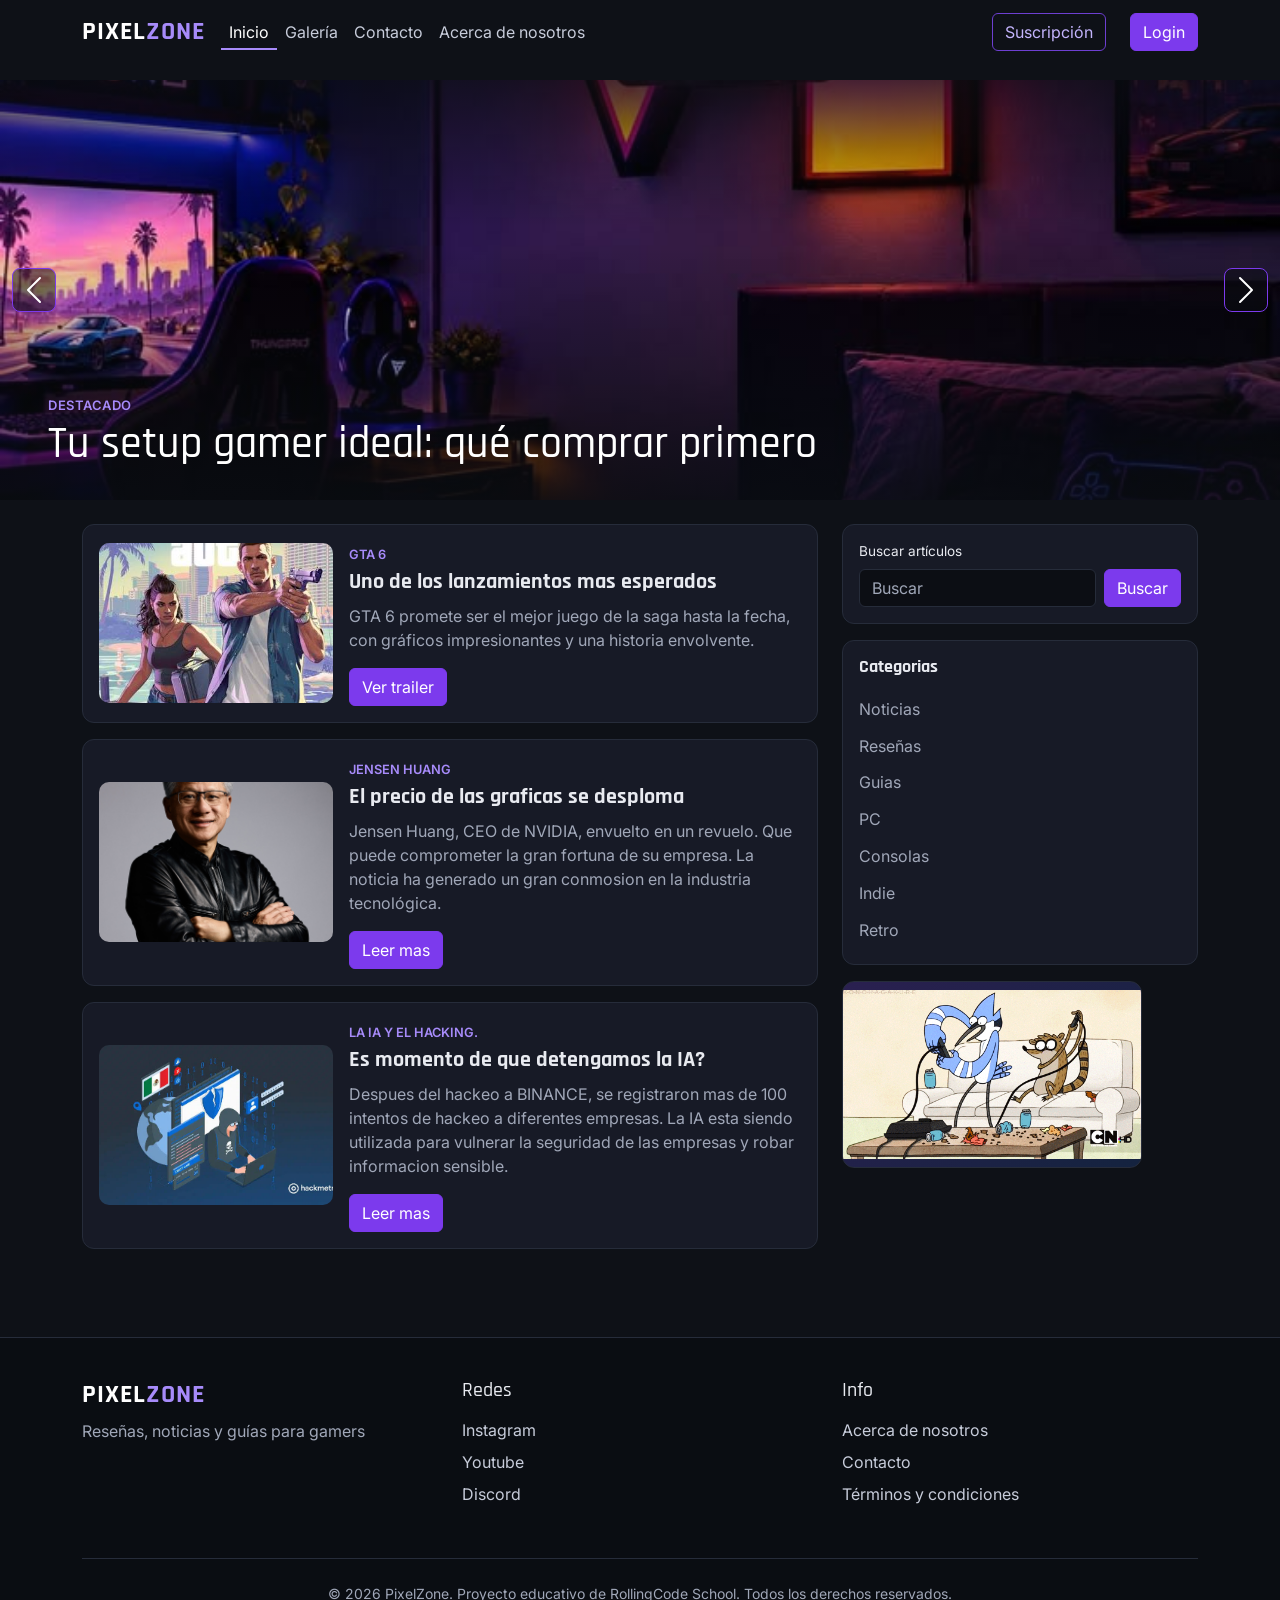
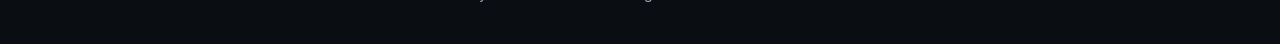
<file: index.html>
<!doctype html>
<html lang="es">
  <head>
    <meta charset="UTF-8" />
    <meta name="viewport" content="width=device-width, initial-scale=1.0" />
    <meta name="description" content="Blog gaming" />
    <meta
      name="author"
      content="Lucas Martinez, Diego Borgmann, Francisco Diaz, Javier Picuard"
    />
    <link
      rel="stylesheet"
      href="https://cdn.jsdelivr.net/npm/bootstrap@5.3.8/dist/css/bootstrap.min.css"
    />
    <link
      rel="stylesheet"
      href="https://fonts.googleapis.com/css2?family=Inter:wght@400;600&family=Rajdhani:wght@600;700&display=swap"
    />
    <link rel="stylesheet" href="./css/style.css" />
    <title>Gaming Blog</title>
  </head>
  <body>
    <!-- NAVBAR -->
    <header>
      <nav
        class="navbar navbar-expand-lg fixed-top site-nav"
        data-bs-theme="dark"
      >
        <div class="container">
          <a class="navbar-brand logo" href="index.html"
            >PIXEL<span>ZONE</span></a
          >

          <button
            class="navbar-toggler"
            type="button"
            data-bs-toggle="collapse"
            data-bs-target="#menuPrincipal"
            aria-controls="menuPrincipal"
            aria-expanded="false"
            aria-label="Abrir menú"
          >
            <span class="navbar-toggler-icon"></span>
          </button>

          <div class="collapse navbar-collapse" id="menuPrincipal">
            <ul class="navbar-nav me-auto mb-2 mb-lg-0">
              <li class="nav-item">
                <a
                  class="nav-link links active"
                  aria-current="page"
                  href="index.html"
                  >Inicio</a
                >
              </li>
              <li class="nav-item">
                <a class="nav-link links" href="pages/galeria.html">Galería</a>
              </li>
              <li class="nav-item">
                <a class="nav-link links" href="pages/contacto.html">Contacto</a>
              </li>
              <li class="nav-item">
                <a class="nav-link links" href="pages/acercadenosotros.html"
                  >Acerca de nosotros</a
                >
              </li>
            </ul>

            <button
              class="btn btn-outline-brand me-4 suscription-button button-suscript"
              type="button"
              data-bs-toggle="modal"
              data-bs-target="#suscription"
            >
              Suscripción
            </button>
            <button
              class="btn log-button button-log"
              type="button"
              data-bs-toggle="modal"
              data-bs-target="#login"
            >
              Login
            </button>
          </div>

        </div>
      </nav>
    </header>
    <!-- MODALES -->
     <!-- CARRUSEL DESTACADOS -->
      <section
        id="destacados"
        class="carousel slide carousel-fade hero-slider"
        data-bs-ride="carousel"
        data-bs-interval="5000"
        aria-label="Entradas destacadas"
      >
        <div class="carousel-inner">
          <div class="carousel-item active">
            <img
              src="img/destacado-1.jpg.jfif"
              alt="Descripción de la imagen 1"
            />
            <div class="carousel-caption">
              <span class="tag">Destacado</span>
              <h2 class="slide-title">
                Tu setup gamer ideal: qué comprar primero
              </h2>
            </div>
          </div>

          <div class="carousel-item">
            <img
              src="img/destacado-2.jpg.jfif"
              alt="Descripción de la imagen 2"
            />
            <div class="carousel-caption">
              <span class="tag">Destacado</span>
              <h2 class="slide-title">
                Los clásicos que todavía vale la pena volver a jugar
              </h2>
            </div>
          </div>

          <div class="carousel-item">
            <img
              src="img/destacado-3.jpg.jfif"
              alt="Descripción de la imagen 3"
            />
            <div class="carousel-caption">
              <span class="tag">Destacado</span>
              <h2 class="slide-title">Joyitas independientes del año</h2>
            </div>
          </div>
        </div>

        <button
          class="carousel-control-prev"
          type="button"
          data-bs-target="#destacados"
          data-bs-slide="prev"
        >
          <span class="carousel-control-prev-icon" aria-hidden="true"></span>
          <span class="visually-hidden">Anterior</span>
        </button>
        <button
          class="carousel-control-next"
          type="button"
          data-bs-target="#destacados"
          data-bs-slide="next"
        >
          <span class="carousel-control-next-icon" aria-hidden="true"></span>
          <span class="visually-hidden">Siguiente</span>
        </button>
      </section>
    <div
      class="modal fade"
      id="suscription"
      tabindex="-1"
      aria-labelledby="suscriptionLabel"
      aria-hidden="true"
    >
      <div class="modal-dialog modal-dialog-centered">
        <div class="modal-content">
          <div class="modal-header">
            <h5 class="modal-title" id="suscriptionLabel">
              Suscribite al blog
            </h5>
            <button
              type="button"
              class="btn-close"
              data-bs-dismiss="modal"
              aria-label="Cerrar"
            ></button>
          </div>
          <div class="modal-body">
            <p>Recibí las novedades gamer en tu correo</p>
            <form>
              <div class="mb-3">
                <label for="subEmail" class="form-label"
                  >Email<span class="text-danger"> *</span></label
                >
                <input
                  type="email"
                  class="form-control"
                  id="subEmail"
                  placeholder="tu@gmail.com"
                  minlength="10"
                  maxlength="50"
                  required
                />
              </div>
              <button type="submit" class="btn btn-primary-brand w-100">
                Suscribirme
              </button>
            </form>
          </div>
        </div>
      </div>
    </div>

    <div
      class="modal fade"
      id="login"
      tabindex="-1"
      aria-labelledby="loginweb"
      aria-hidden="true"
    >
      <div class="modal-dialog modal-dialog-centered">
        <div class="modal-content">
          <div class="modal-header">
            <h5 class="modal-title" id="loginweb">Iniciar sesión</h5>
            <button
              type="button"
              class="btn-close"
              data-bs-dismiss="modal"
              aria-label="Cerrar"
            ></button>
          </div>
          <div class="modal-body">
            <form>
              <div class="mb-3">
                <label for="loginEmail" class="form-label">Email</label>
                <input
                  type="email"
                  class="form-control"
                  id="loginEmail"
                  placeholder="tu@gmail.com"
                  minlength="15"
                  maxlength="50"
                  required
                />
              </div>
              <div class="mb-3">
                <label for="loginPass" class="form-label">Contraseña</label>
                <input
                  type="password"
                  class="form-control"
                  id="loginPass"
                  placeholder="********"
                  minlength="15"
                  maxlength="25"
                  required
                />
              </div>
              <button type="submit" class="btn btn-primary-brand w-100">
                Entrar
              </button>
            </form>
          </div>
        </div>
      </div>
    </div>
    <main>
      <div class="container py-4">
        <div class="row g-4">
          <section class="col-lg-8" aria-labelledby="Ultimas entradas">
            <article class="card card-post mb-3">
              <div class="row g-0 align-items-center">
                <div class="col-md-4">
                  <img
                    src="./img/Gta6.jpg"
                    alt="Portada GTA 6"
                    class="img-fluid card-post-img"
                  />
                </div>
                <div class="col-md-8">
                  <div class="card-body">
                    <span class="card-tag">GTA 6</span>
                    <h3 class="card-post-title">
                      Uno de los lanzamientos mas esperados
                    </h3>
                    <p class="card-text">
                      GTA 6 promete ser el mejor juego de la saga hasta la
                      fecha, con gráficos impresionantes y una historia
                      envolvente.
                    </p>
                    <a
                      href="https://www.youtube.com/watch?v=_yl5ELcmugI"
                      class="btn btn-primary-brand"
                      >Ver trailer</a
                    >
                  </div>
                </div>
              </div>
            </article>
            <article class="card card-post mb-3">
              <div class="row g-0 align-items-center">
                <div class="col-md-4">
                  <img
                    src="./img/CEO.jpg"
                    alt="Ceo de NVIDIA"
                    class="img-fluid card-post-img"
                  />
                </div>
                <div class="col-md-8">
                  <div class="card-body">
                    <span class="card-tag">Jensen Huang</span>
                    <h3 class="card-post-title">
                      El precio de las graficas se desploma
                    </h3>
                    <p class="card-text">
                      Jensen Huang, CEO de NVIDIA, envuelto en un revuelo. Que
                      puede comprometer la gran fortuna de su empresa. La
                      noticia ha generado un gran conmosion en la industria
                      tecnológica.
                    </p>
                    <a
                      href="https://www.infobae.com/estados-unidos/2026/11/10/el-divorcio-mas-caro-de-la-historia-la-esposa-del-ceo-de-nvidia-podria-recibir-usd-75000-millones/"
                      class="btn btn-primary-brand"
                      >Leer mas</a
                    >
                  </div>
                </div>
              </div>
            </article>
            <article class="card card-post mb-3">
              <div class="row g-0 align-items-center">
                <div class="col-md-4">
                  <img
                    src="./img/ia.jpg"
                    alt="HACKING IA"
                    class="img-fluid card-post-img"
                  />
                </div>
                <div class="col-md-8">
                  <div class="card-body">
                    <span class="card-tag">La IA y el hacking.</span>
                    <h3 class="card-post-title">
                      Es momento de que detengamos la IA?
                    </h3>
                    <p class="card-text">
                      Despues del hackeo a BINANCE, se registraron mas de 100
                      intentos de hackeo a diferentes empresas. La IA esta
                      siendo utilizada para vulnerar la seguridad de las
                      empresas y robar informacion sensible.
                    </p>
                    <a
                      href="https://www.infobae.com/tecno/2026/10/21/un-solo-hacker-uso-agentes-de-ia-para-infiltrarse-en-mas-de-100-sitios-web-de-empresas/"
                      class="btn btn-primary-brand"
                      >Leer mas</a
                    >
                  </div>
                </div>
              </div>
            </article>
          </section>
          <aside class="col-lg-4">
            <div class="aside-box mb-3">
              <form role="search">
                <label for="buscar" class="aside-label">Buscar artículos</label>
                <div class="d-flex gap-2">
                  <input
                    type="search"
                    id="buscar"
                    class="form-control"
                    placeholder="Buscar"
                    required
                  />
                  <button type="submit" class="btn btn-primary-brand">
                    Buscar
                  </button>
                </div>
              </form>
            </div>
            <nav class="aside-box mb-3">
              <h2 id="titulo-categorias" class="aside-title">Categorias</h2>
              <ul class="aside-list">
                <li>
                  <a href="https://vandal.elespanol.com/noticias/videojuegos"
                    >Noticias</a
                  >
                </li>
                <li><a href="https://www.3djuegos.com/pc/analisis">Reseñas</a></li>
                <li><a href="https://www.eliteguias.com/">Guias</a></li>
                <li><a href="https://compragamer.com/">PC</a></li>
                <li><a href="https://www.nintendo.com/es-ar/">Consolas</a></li>
                <li><a href="https://www.humblebundle.com/">Indie</a></li>
                <li><a href="https://retrostore.com.ar/">Retro</a></li>
              </ul>
            </nav>
            <div class="gif-img d-flex">
  <img src="img/publi.gif" alt="Un show mas gaming" class="img-fluid" />
</div>
          </aside>
        </div>
      </div>
      <h1 class="visually-hidden">PixelZone, blog de videojuegos</h1>

      
    </main>

    <!-- FOOTER -->
    <footer class="site-footer">
      <div class="container">
        <div class="row g-4">
          <!-- Columna 1: Marca -->
          <div class="col-12 col-md-4">
            <a class="logo" href="index.html">PIXEL<span>ZONE</span></a>
            <p class="footer-muted mt-2">
              Reseñas, noticias y guías para gamers
            </p>
          </div>

          <!-- Columna 2: Redes -->
          <div class="col-12 col-md-4">
            <h3>Redes</h3>
            <ul class="list-unstyled footer-links">
              <li><a href="pages/error404.html">Instagram</a></li>
              <li><a href="pages/error404.html">Youtube</a></li>
              <li><a href="pages/error404.html">Discord</a></li>
            </ul>
          </div>

          <!-- Columna 3: Info -->
          <div class="col-12 col-md-4">
            <h3>Info</h3>
            <ul class="list-unstyled footer-links">
              <li><a href="pages/acerca.html">Acerca de nosotros</a></li>
              <li><a href="pages/contacto.html">Contacto</a></li>
              <li><a href="#">Términos y condiciones</a></li>
            </ul>
          </div>
        </div>

        <div class="footer-bottom">
          <p>
            &copy; 2026 PixelZone. Proyecto educativo de RollingCode School.
            Todos los derechos reservados.
          </p>
        </div>
      </div>
    </footer>
    <script src="https://cdn.jsdelivr.net/npm/bootstrap@5.3.8/dist/js/bootstrap.bundle.min.js"></script>
    <script src="js/main.js"></script>
  </body>
</html>
</file>
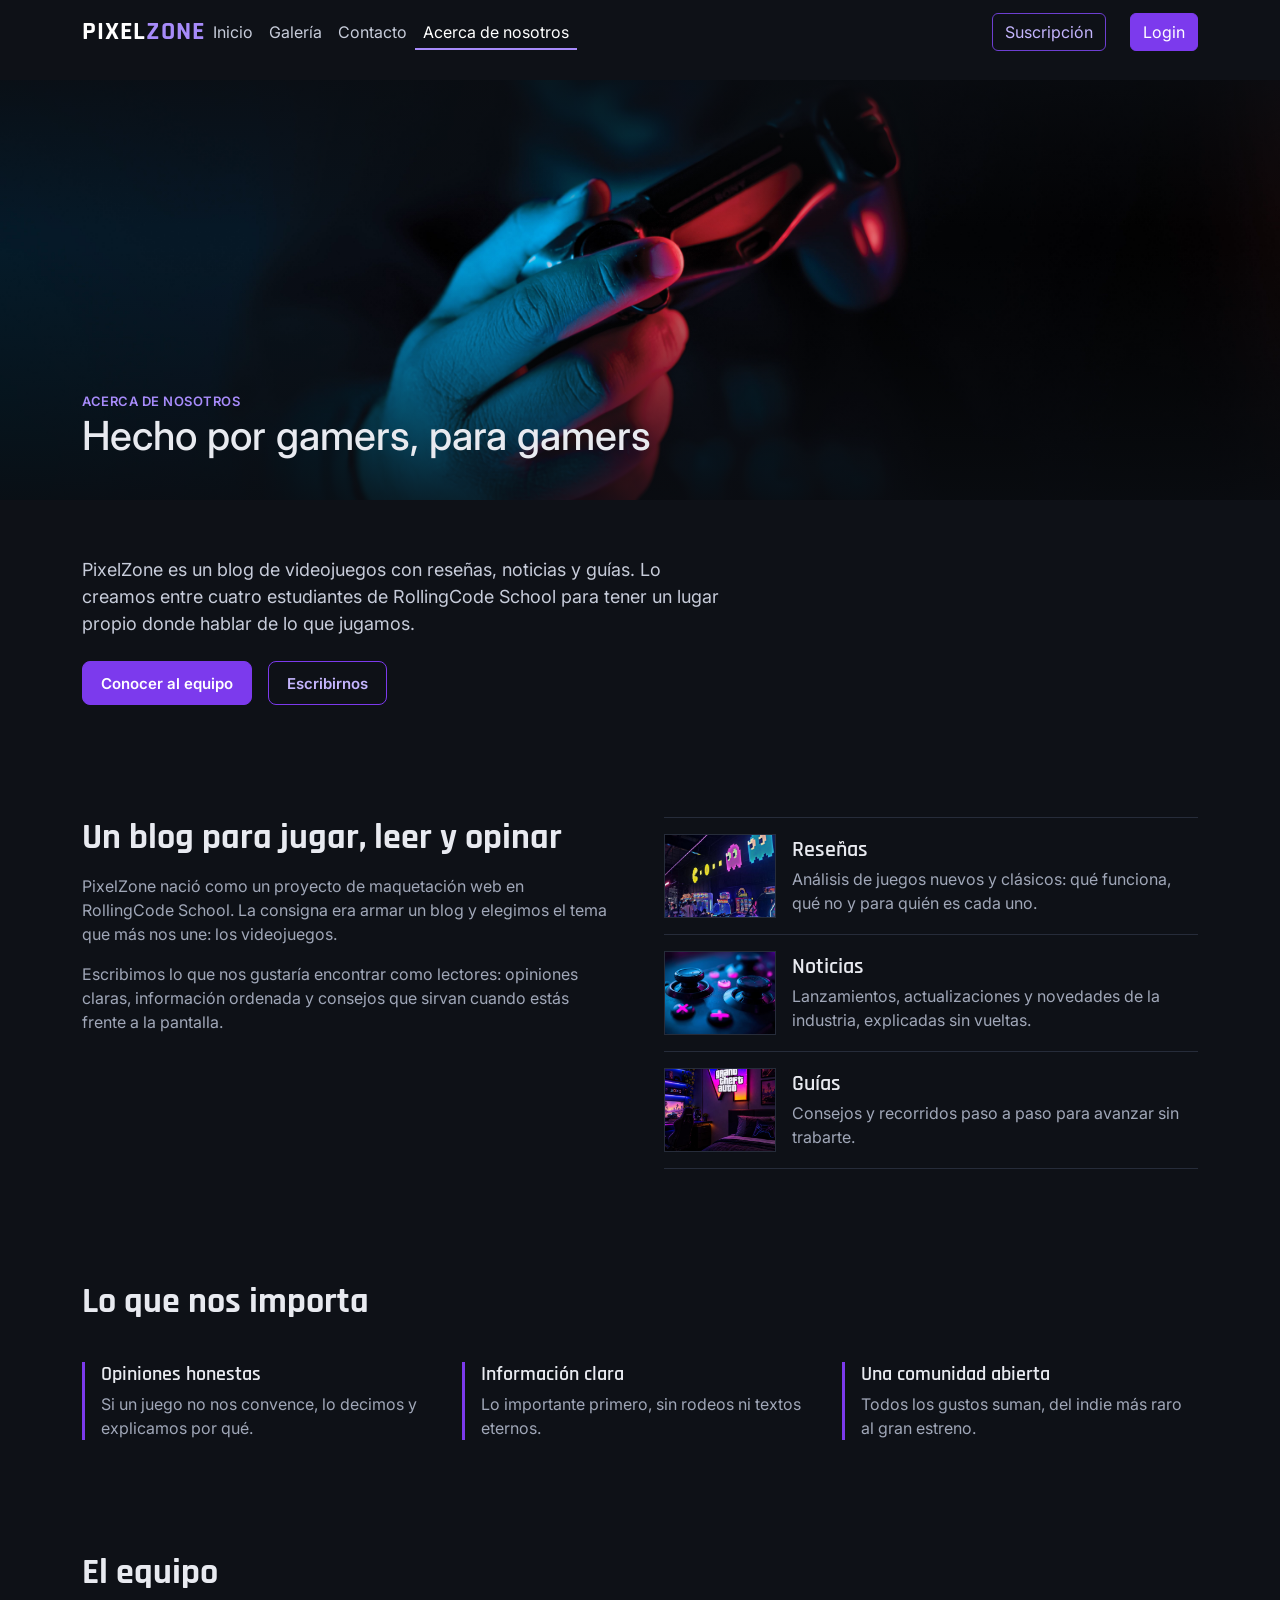
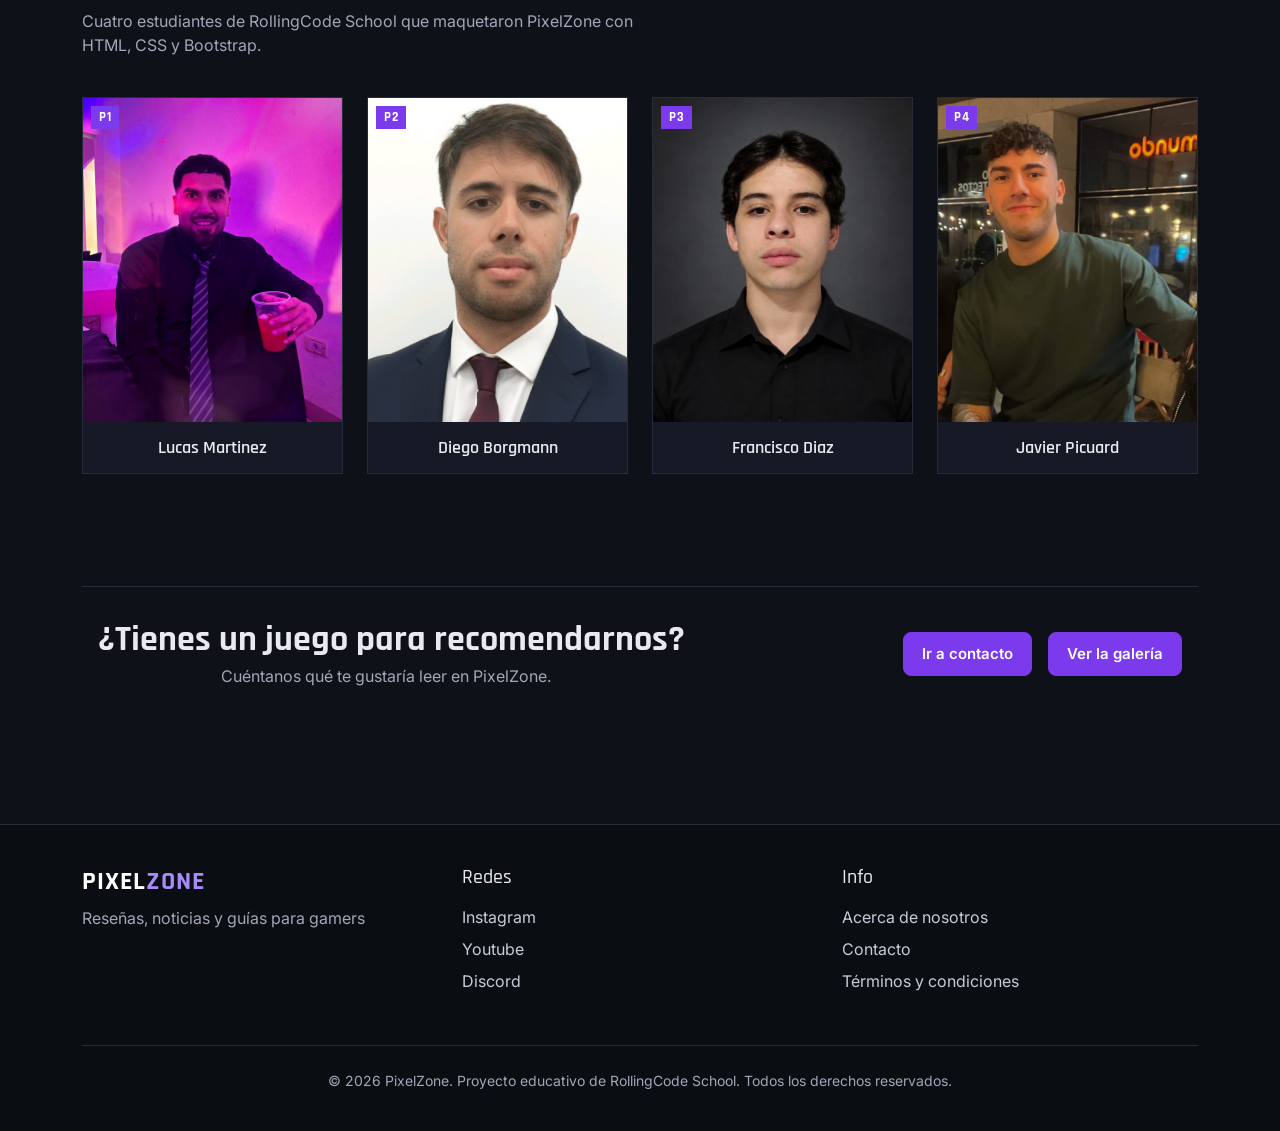
<file: pages/acercadenosotros.html>
<!doctype html>
<html lang="es" data-bs-theme="dark">
  <head>
    <meta charset="UTF-8" />
    <meta name="viewport" content="width=device-width, initial-scale=1.0" />
    <meta
      name="description"
      content="Conoce al equipo y la idea detrás de PixelZone, un blog gaming con reseñas, noticias y guías."
    />
    <meta
      name="author"
      content="Lucas Martinez, Diego Borgmann, Francisco Diaz, Javier Picuard"
    />
    <link rel="preconnect" href="https://fonts.googleapis.com" />
    <link rel="preconnect" href="https://fonts.gstatic.com" crossorigin />
    <link
      href="https://fonts.googleapis.com/css2?family=Inter:wght@400;600&family=Rajdhani:wght@600;700&display=swap"
      rel="stylesheet"
    />
    <link
      rel="stylesheet"
      href="https://cdn.jsdelivr.net/npm/bootstrap@5.3.8/dist/css/bootstrap.min.css"
    />
    <link rel="stylesheet" href="../css/style.css" />
    <title>Acerca de nosotros | PixelZone</title>
  </head>
  <body>
    <header>
      <nav
        class="navbar navbar-expand-lg fixed-top site-nav"
        data-bs-theme="dark"
      >
        <div class="container">
          <a class="logo" href="../index.html">PIXEL<span>ZONE</span></a>
          <button
            class="navbar-toggler"
            type="button"
            data-bs-toggle="collapse"
            data-bs-target="#menuPrincipal"
            aria-controls="menuPrincipal"
            aria-expanded="false"
            aria-label="Abrir menú"
          >
            <span class="navbar-toggler-icon"></span>
          </button>

          <div class="collapse navbar-collapse" id="menuPrincipal">
            <ul class="navbar-nav me-auto mb-2 mb-lg-0">
              <li class="nav-item">
                <a class="nav-link" href="../index.html">Inicio</a>
              </li>
              <li class="nav-item">
                <a class="nav-link" href="galeria.html">Galería</a>
              </li>
              <li class="nav-item">
                <a class="nav-link" href="contacto.html">Contacto</a>
              </li>
              <li class="nav-item">
                <a
                  class="nav-link active"
                  aria-current="page"
                  href="acercadenosotros.html"
                  >Acerca de nosotros</a
                >
              </li>
            </ul>
            <button
              class="btn btn-outline-brand me-4 suscription-button button-suscript"
              type="button"
              data-bs-toggle="modal"
              data-bs-target="#suscription"
            >
              Suscripción
            </button>
            <button
              class="btn log-button button-log"
              type="button"
              data-bs-toggle="modal"
              data-bs-target="#login"
            >
              Login
            </button>
          </div>
        </div>
      </nav>
    </header>
    <!-- MODALES -->
    <div
      class="modal fade"
      id="suscription"
      tabindex="-1"
      aria-labelledby="suscriptionLabel"
      aria-hidden="true"
    >
      <div class="modal-dialog modal-dialog-centered">
        <div class="modal-content">
          <div class="modal-header">
            <h5 class="modal-title" id="suscriptionLabel">
              Suscribite al blog
            </h5>
            <button
              type="button"
              class="btn-close"
              data-bs-dismiss="modal"
              aria-label="Cerrar"
            ></button>
          </div>
          <div class="modal-body">
            <p>Recibí las novedades gamer en tu correo</p>
            <form>
              <div class="mb-3">
                <label for="subEmail" class="form-label"
                  >Email<span class="text-danger"> *</span></label
                >
                <input
                  type="email"
                  class="form-control"
                  id="subEmail"
                  placeholder="tu@gmail.com"
                  minlength="10"
                  maxlength="50"
                  required
                />
              </div>
              <button type="submit" class="btn btn-primary-brand w-100">
                Suscribirme
              </button>
            </form>
          </div>
        </div>
      </div>
    </div>

    <div
      class="modal fade"
      id="login"
      tabindex="-1"
      aria-labelledby="loginweb"
      aria-hidden="true"
    >
      <div class="modal-dialog modal-dialog-centered">
        <div class="modal-content">
          <div class="modal-header">
            <h5 class="modal-title" id="loginweb">Iniciar sesión</h5>
            <button
              type="button"
              class="btn-close"
              data-bs-dismiss="modal"
              aria-label="Cerrar"
            ></button>
          </div>
          <div class="modal-body">
            <form>
              <div class="mb-3">
                <label for="loginEmail" class="form-label">Email</label>
                <input
                  type="email"
                  class="form-control"
                  id="loginEmail"
                  placeholder="tu@gmail.com"
                  minlength="15"
                  maxlength="50"
                  required
                />
              </div>
              <div class="mb-3">
                <label for="loginPass" class="form-label">Contraseña</label>
                <input
                  type="password"
                  class="form-control"
                  id="loginPass"
                  placeholder="********"
                  minlength="15"
                  maxlength="25"
                  required
                />
              </div>
              <button type="submit" class="btn btn-primary-brand w-100">
                Entrar
              </button>
            </form>
          </div>
        </div>
      </div>
    </div>

    <main class="about-page">
      <section class="about-banner" aria-labelledby="about-title">
        <img src="../img/acercadenosotros.jpg" alt="" />
        <div class="about-banner-caption container">
          <span class="tag">Acerca de nosotros</span>
          <h1 id="about-title" class="about-title">
            Hecho por gamers, para gamers
          </h1>
        </div>
      </section>

      <div class="container about-section">
        <p class="about-lead">
          PixelZone es un blog de videojuegos con reseñas, noticias y guías. Lo
          creamos entre cuatro estudiantes de RollingCode School para tener un
          lugar propio donde hablar de lo que jugamos.
        </p>
        <div class="d-flex flex-wrap gap-3">
          <a class="btn-pixel" href="#equipo">Conocer al equipo</a>
          <a class="btn-pixel btn-pixel-outline" href="contacto.html"
            >Escribirnos</a
          >
        </div>
      </div>

      <section class="container about-section" aria-labelledby="que-es">
        <div class="row g-4 g-lg-5">
          <div class="col-lg-6">
            <h2 id="que-es" class="about-heading">
              Un blog para jugar, leer y opinar
            </h2>
            <p class="about-text">
              PixelZone nació como un proyecto de maquetación web en RollingCode
              School. La consigna era armar un blog y elegimos el tema que más
              nos une: los videojuegos.
            </p>
            <p class="about-text">
              Escribimos lo que nos gustaría encontrar como lectores: opiniones
              claras, información ordenada y consejos que sirvan cuando estás
              frente a la pantalla.
            </p>
          </div>
          <div class="col-lg-6">
            <ul class="list-unstyled about-offer">
              <li class="about-offer-item">
                <img
                  class="about-thumb"
                  src="../img/destacado-2.jpg.jfif"
                  alt=""
                  loading="lazy"
                />
                <div>
                  <h3 class="about-offer-title">Reseñas</h3>
                  <p class="about-offer-text">
                    Análisis de juegos nuevos y clásicos: qué funciona, qué no y
                    para quién es cada uno.
                  </p>
                </div>
              </li>
              <li class="about-offer-item">
                <img
                  class="about-thumb"
                  src="../img/destacado-3.jpg.jfif"
                  alt=""
                  loading="lazy"
                />
                <div>
                  <h3 class="about-offer-title">Noticias</h3>
                  <p class="about-offer-text">
                    Lanzamientos, actualizaciones y novedades de la industria,
                    explicadas sin vueltas.
                  </p>
                </div>
              </li>
              <li class="about-offer-item">
                <img
                  class="about-thumb"
                  src="../img/destacado-1.jpg.jfif"
                  alt=""
                  loading="lazy"
                />
                <div>
                  <h3 class="about-offer-title">Guías</h3>
                  <p class="about-offer-text">
                    Consejos y recorridos paso a paso para avanzar sin trabarte.
                  </p>
                </div>
              </li>
            </ul>
          </div>
        </div>
      </section>

      <section class="container about-section" aria-labelledby="valores">
        <h2 id="valores" class="about-heading">Lo que nos importa</h2>
        <div class="row g-4 mt-1">
          <div class="col-md-4">
            <div class="about-value">
              <h3>Opiniones honestas</h3>
              <p>
                Si un juego no nos convence, lo decimos y explicamos por qué.
              </p>
            </div>
          </div>
          <div class="col-md-4">
            <div class="about-value">
              <h3>Información clara</h3>
              <p>Lo importante primero, sin rodeos ni textos eternos.</p>
            </div>
          </div>
          <div class="col-md-4">
            <div class="about-value">
              <h3>Una comunidad abierta</h3>
              <p>Todos los gustos suman, del indie más raro al gran estreno.</p>
            </div>
          </div>
        </div>
      </section>
      <section
        class="container about-section"
        id="equipo"
        aria-labelledby="equipo-title"
      >
        <h2 id="equipo-title" class="about-heading">El equipo</h2>
        <p class="about-text">
          Cuatro estudiantes de RollingCode School que maquetaron PixelZone con
          HTML, CSS y Bootstrap.
        </p>
        <!--cambiar en cada ficha las iniciales por las fotos de nosotros-->
        <div class="row row-cols-2 row-cols-lg-4 g-3 g-lg-4 mt-1">
          <div class="col">
            <article class="about-slot">
              <span class="about-slot-tag">P1</span>
              <div class="about-avatar">
                <img src="../img/lucas.jpeg" alt="Foto de Lucas Martinez" />
              </div>
              <h3 class="about-slot-name">Lucas Martinez</h3>
            </article>
          </div>
          <div class="col">
            <article class="about-slot">
              <span class="about-slot-tag">P2</span>
              <div class="about-avatar">
                <img src="../img/diego.jpg" alt="Foto de Diego Borgmann" />
              </div>
              <h3 class="about-slot-name">Diego Borgmann</h3>
            </article>
          </div>
          <div class="col">
            <article class="about-slot">
              <span class="about-slot-tag">P3</span>
              <div class="about-avatar">
                <img src="../img/francisco.jpeg" alt="Foto de Francisco Diaz" />
              </div>
              <h3 class="about-slot-name">Francisco Diaz</h3>
            </article>
          </div>
          <div class="col">
            <article class="about-slot">
              <span class="about-slot-tag">P4</span>
              <div class="about-avatar">
                <img src="../img/javier.jpeg" alt="Foto de Javier Picuard" />
              </div>
              <h3 class="about-slot-name">Javier Picuard</h3>
            </article>
          </div>
        </div>
      </section>

      <section class="container about-section" aria-labelledby="cta-title">
        <div class="about-cta">
          <div>
            <h2 id="cta-title" class="about-heading mb-1">
              ¿Tienes un juego para recomendarnos?
            </h2>
            <p class="about-text mb-0">
              Cuéntanos qué te gustaría leer en PixelZone.
            </p>
          </div>
          <div class="d-flex flex-wrap gap-3">
            <a class="btn-pixel" href="contacto.html">Ir a contacto</a>
            <a class="btn-pixel btn-about-outline" href="galeria.html"
              >Ver la galería</a
            >
          </div>
        </div>
      </section>
    </main>
    <footer class="site-footer">
      <div class="container">
        <div class="row g-4">
          <div class="col-12 col-md-4">
            <a class="logo" href="../index.html">PIXEL<span>ZONE</span></a>
            <p class="footer-muted mt-2">
              Reseñas, noticias y guías para gamers
            </p>
          </div>
          <div class="col-12 col-md-4">
            <h3>Redes</h3>
            <ul class="list-unstyled footer-links">
              <li><a href="error404.html">Instagram</a></li>
              <li><a href="error404.html">Youtube</a></li>
              <li><a href="error404.html">Discord</a></li>
            </ul>
          </div>
          <div class="col-12 col-md-4">
            <h3>Info</h3>
            <ul class="list-unstyled footer-links">
              <li><a href="acercadenosotros.html">Acerca de nosotros</a></li>
              <li><a href="contacto.html">Contacto</a></li>
              <li><a href="#">Términos y condiciones</a></li>
            </ul>
          </div>
        </div>

        <div class="footer-bottom">
          <p>
            &copy; 2026 PixelZone. Proyecto educativo de RollingCode School.
            Todos los derechos reservados.
          </p>
        </div>
      </div>
    </footer>
    <script src="https://cdn.jsdelivr.net/npm/bootstrap@5.3.8/dist/js/bootstrap.bundle.min.js"></script>
    <script src="../js/main.js"></script>
  </body>
</html>
</file>
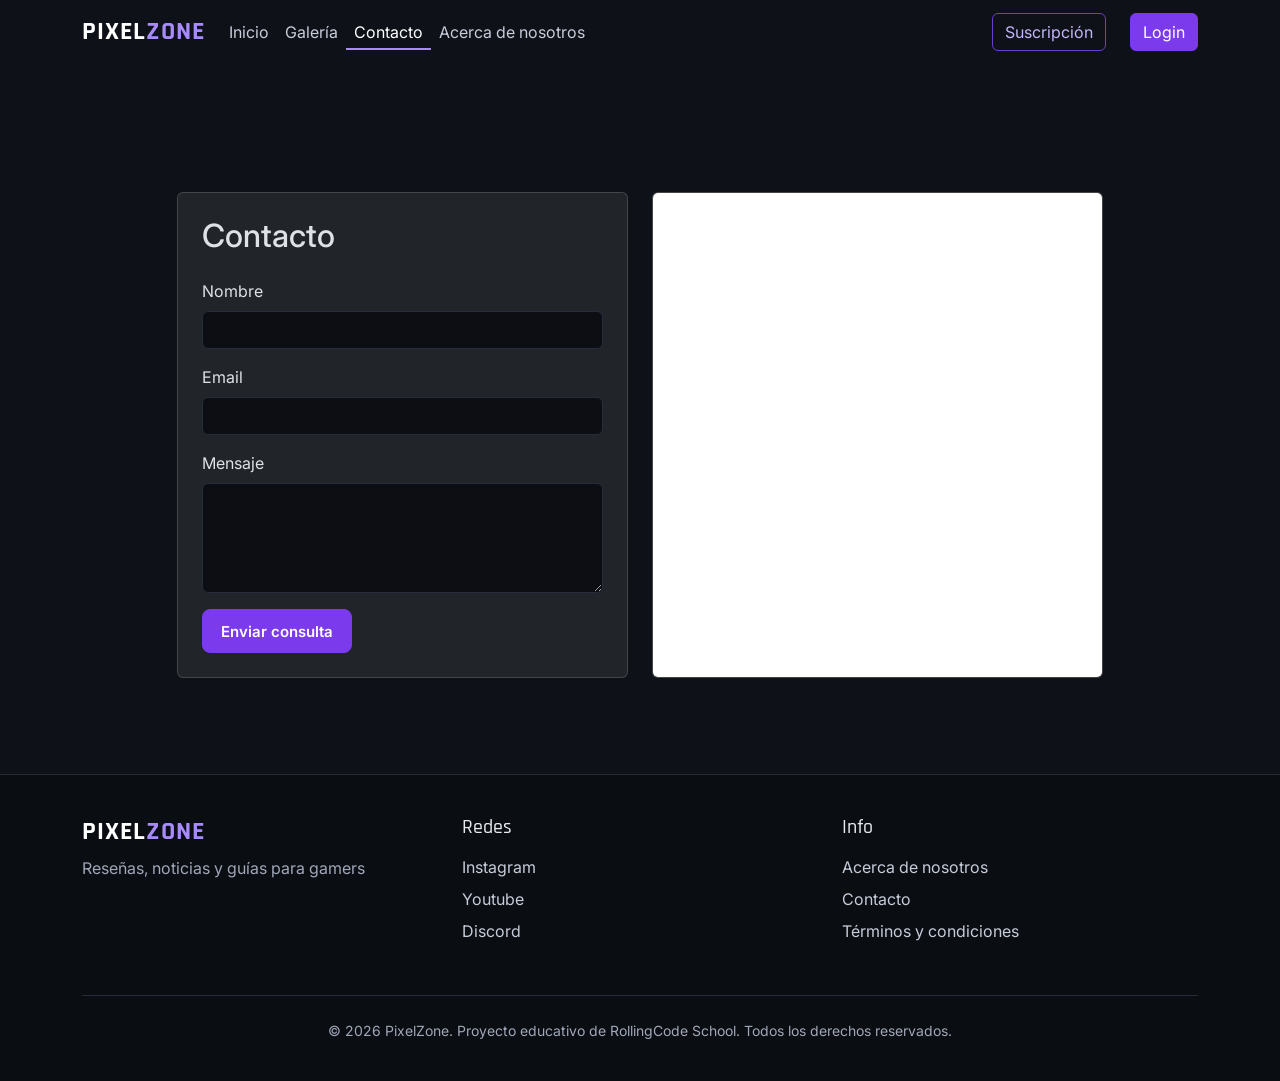
<file: pages/contacto.html>
<!doctype html>
<html lang="es" data-bs-theme="dark">
  <head>
    <meta charset="UTF-8" />
    <meta name="viewport" content="width=device-width, initial-scale=1.0" />
    <meta
      name="description"
      content="Escríbenos tu consulta o sugerencia a PixelZone, el blog gaming con reseñas, noticias y guías."
    />
    <meta
      name="author"
      content="Lucas Martinez, Diego Borgmann, Francisco Diaz, Javier Picuard"
    />
    <link rel="preconnect" href="https://fonts.googleapis.com" />
    <link rel="preconnect" href="https://fonts.gstatic.com" crossorigin />
    <link
      href="https://fonts.googleapis.com/css2?family=Inter:wght@400;600&family=Rajdhani:wght@600;700&display=swap"
      rel="stylesheet"
    />
    <link
      rel="stylesheet"
      href="https://cdn.jsdelivr.net/npm/bootstrap@5.3.8/dist/css/bootstrap.min.css"
    />
    <link rel="stylesheet" href="../css/style.css" />
    <title>Contacto | PixelZone</title>
  </head>
  <body>
    <!-- NAVBAR -->
    <header>
      <nav
        class="navbar navbar-expand-lg fixed-top site-nav"
        data-bs-theme="dark"
      >
        <div class="container">
          <a class="navbar-brand logo" href="../index.html"
            >PIXEL<span>ZONE</span></a
          >

          <button
            class="navbar-toggler"
            type="button"
            data-bs-toggle="collapse"
            data-bs-target="#menuPrincipal"
            aria-controls="menuPrincipal"
            aria-expanded="false"
            aria-label="Abrir menú"
          >
            <span class="navbar-toggler-icon"></span>
          </button>

          <div class="collapse navbar-collapse" id="menuPrincipal">
            <ul class="navbar-nav me-auto mb-2 mb-lg-0">
              <li class="nav-item">
                <a class="nav-link" href="../index.html">Inicio</a>
              </li>
              <li class="nav-item">
                <a class="nav-link" href="galeria.html">Galería</a>
              </li>
              <li class="nav-item">
                <a
                  class="nav-link active"
                  aria-current="page"
                  href="contacto.html"
                  >Contacto</a
                >
              </li>
              <li class="nav-item">
                <a class="nav-link" href="acercadenosotros.html"
                  >Acerca de nosotros</a
                >
              </li>
            </ul>
            <button
              class="btn btn-outline-brand me-4 suscription-button button-suscript"
              type="button"
              data-bs-toggle="modal"
              data-bs-target="#suscription"
            >
              Suscripción
            </button>
            <button
              class="btn log-button button-log"
              type="button"
              data-bs-toggle="modal"
              data-bs-target="#login"
            >
              Login
            </button>
          </div>
        </div>
      </nav>
    </header>

    <!-- MODALES -->
    <div
      class="modal fade"
      id="suscription"
      tabindex="-1"
      aria-labelledby="suscriptionLabel"
      aria-hidden="true"
    >
      <div class="modal-dialog modal-dialog-centered">
        <div class="modal-content">
          <div class="modal-header">
            <h5 class="modal-title" id="suscriptionLabel">
              Suscribite al blog
            </h5>
            <button
              type="button"
              class="btn-close"
              data-bs-dismiss="modal"
              aria-label="Cerrar"
            ></button>
          </div>
          <div class="modal-body">
            <p>Recibí las novedades gamer en tu correo</p>
            <form>
              <div class="mb-3">
                <label for="subEmail" class="form-label"
                  >Email<span class="text-danger"> *</span></label
                >
                <input
                  type="email"
                  class="form-control"
                  id="subEmail"
                  placeholder="tu@gmail.com"
                  minlength="10"
                  maxlength="50"
                  required
                />
              </div>
              <button type="submit" class="btn btn-primary-brand w-100">
                Suscribirme
              </button>
            </form>
          </div>
        </div>
      </div>
    </div>

    <div
      class="modal fade"
      id="login"
      tabindex="-1"
      aria-labelledby="loginweb"
      aria-hidden="true"
    >
      <div class="modal-dialog modal-dialog-centered">
        <div class="modal-content">
          <div class="modal-header">
            <h5 class="modal-title" id="loginweb">Iniciar sesión</h5>
            <button
              type="button"
              class="btn-close"
              data-bs-dismiss="modal"
              aria-label="Cerrar"
            ></button>
          </div>
          <div class="modal-body">
            <form>
              <div class="mb-3">
                <label for="loginEmail" class="form-label">Email</label>
                <input
                  type="email"
                  class="form-control"
                  id="loginEmail"
                  placeholder="tu@gmail.com"
                  minlength="15"
                  maxlength="50"
                  required
                />
              </div>
              <div class="mb-3">
                <label for="loginPass" class="form-label">Contraseña</label>
                <input
                  type="password"
                  class="form-control"
                  id="loginPass"
                  placeholder="********"
                  minlength="15"
                  maxlength="25"
                  required
                />
              </div>
              <button type="submit" class="btn btn-primary-brand w-100">
                Entrar
              </button>
            </form>
          </div>
        </div>
      </div>
    </div>

    <!-- CONTENIDO -->
    <main class="page-offset">
      <section class="container py-5" aria-labelledby="contacto-title">
        <div class="row g-4 justify-content-center">
          <!-- Tarjeta del formulario -->
          <div class="col-lg-5">
            <div class="card h-100">
              <div class="card-body p-4">
                <h1 id="contacto-title" class="h2 mb-4">Contacto</h1>
                <form>
                  <div class="mb-3">
                    <label for="nombre" class="form-label">Nombre</label>
                    <input
                      type="text"
                      class="form-control"
                      id="nombre"
                      name="nombre"
                      required
                    />
                  </div>
                  <div class="mb-3">
                    <label for="email" class="form-label">Email</label>
                    <input
                      type="email"
                      class="form-control"
                      id="email"
                      name="email"
                      required
                    />
                  </div>
                  <div class="mb-3">
                    <label for="mensaje" class="form-label">Mensaje</label>
                    <textarea
                      class="form-control"
                      id="mensaje"
                      name="mensaje"
                      rows="4"
                      required
                    ></textarea>
                  </div>
                  <button type="submit" class="btn-pixel">
                    Enviar consulta
                  </button>
                </form>
              </div>
            </div>
          </div>

          <!-- Tarjeta del mapa -->
          <div class="col-lg-5">
            <div class="card h-100 overflow-hidden">
              <iframe
                src="https://www.google.com/maps?q=San+Miguel+de+Tucuman&output=embed"
                title="Mapa con la ubicación de PixelZone"
                loading="lazy"
                allowfullscreen
                class="w-100 h-100 border-0"
                style="min-height: 300px"
              ></iframe>
            </div>
          </div>
        </div>
      </section>
    </main>

    <!-- FOOTER -->
    <footer class="site-footer">
      <div class="container">
        <div class="row g-4">
          <!-- Columna 1: Marca -->
          <div class="col-12 col-md-4">
            <a class="logo" href="../index.html">PIXEL<span>ZONE</span></a>
            <p class="footer-muted mt-2">
              Reseñas, noticias y guías para gamers
            </p>
          </div>

          <!-- Columna 2: Redes -->
          <div class="col-12 col-md-4">
            <h3>Redes</h3>
            <ul class="list-unstyled footer-links">
              <li><a href="error404.html">Instagram</a></li>
              <li><a href="error404.html">Youtube</a></li>
              <li><a href="error404.html">Discord</a></li>
            </ul>
          </div>

          <!-- Columna 3: Info -->
          <div class="col-12 col-md-4">
            <h3>Info</h3>
            <ul class="list-unstyled footer-links">
              <li><a href="acercadenosotros.html">Acerca de nosotros</a></li>
              <li><a href="contacto.html">Contacto</a></li>
              <li><a href="#">Términos y condiciones</a></li>
            </ul>
          </div>
        </div>

        <div class="footer-bottom">
          <p>
            &copy; 2026 PixelZone. Proyecto educativo de RollingCode School.
            Todos los derechos reservados.
          </p>
        </div>
      </div>
    </footer>

    <script src="https://cdn.jsdelivr.net/npm/bootstrap@5.3.8/dist/js/bootstrap.bundle.min.js"></script>
    <script src="../js/main.js"></script>
  </body>
</html>
</file>
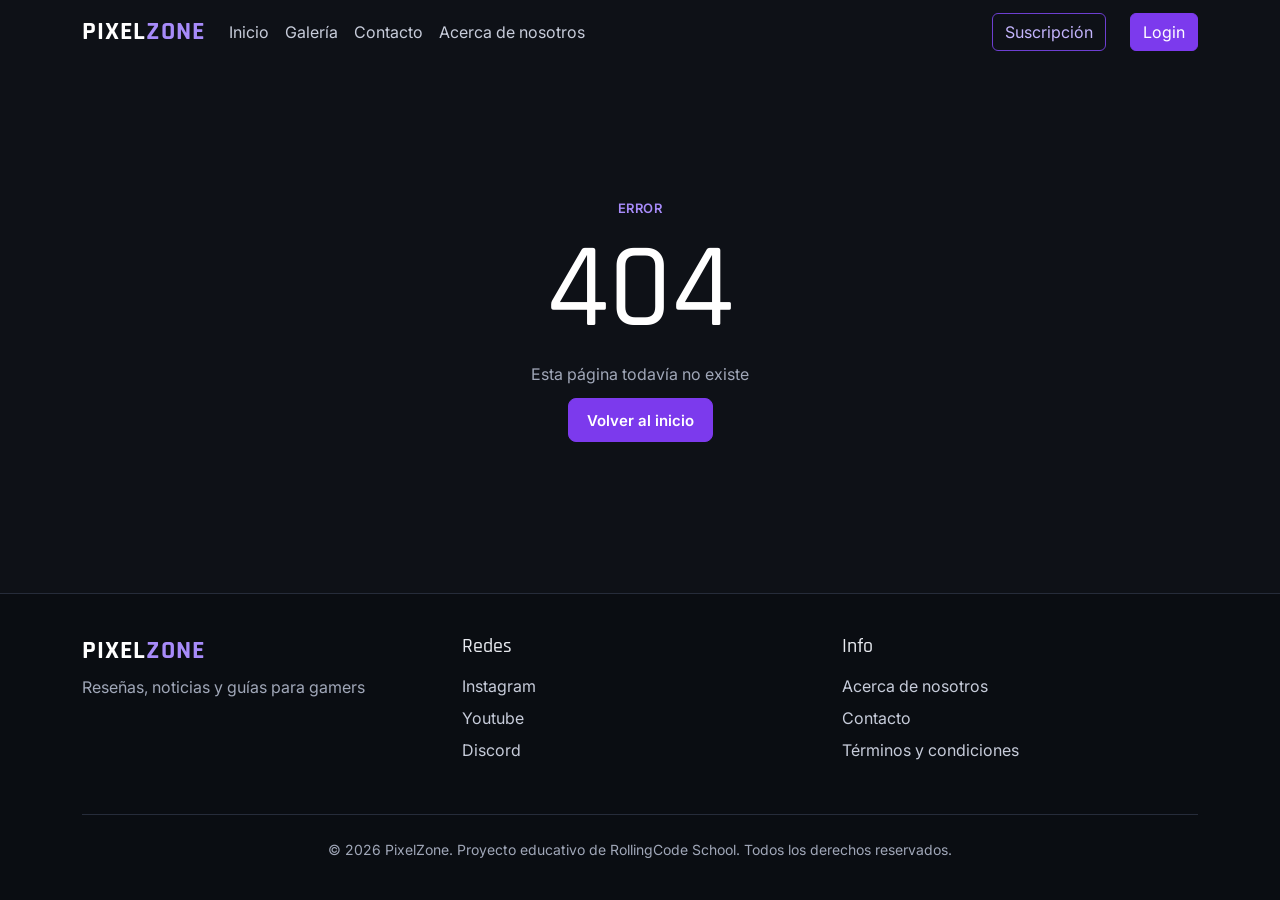
<file: pages/error404.html>
<!doctype html>
<html lang="es">
  <head>
    <meta charset="UTF-8" />
    <meta name="viewport" content="width=device-width, initial-scale=1.0" />
    <meta name="description" content="Blog gaming" />
    <meta
      name="author"
      content="Lucas Martinez, Diego Borgmann, Francisco Diaz, Javier Picuard"
    />
    <link
      rel="stylesheet"
      href="https://cdn.jsdelivr.net/npm/bootstrap@5.3.8/dist/css/bootstrap.min.css"
    />
    <link
      rel="stylesheet"
      href="https://fonts.googleapis.com/css2?family=Inter:wght@400;600&family=Rajdhani:wght@600;700&display=swap"
    />
    <link rel="stylesheet" href="../css/style.css" />
    <title>Error 404 | PixelZone</title>
  </head>
  <body>
    <!-- NAVBAR -->
    <header>
      <nav
        class="navbar navbar-expand-lg fixed-top site-nav"
        data-bs-theme="dark"
      >
        <div class="container">
          <a class="navbar-brand logo" href="../index.html">PIXEL<span>ZONE</span></a>

          <button
            class="navbar-toggler"
            type="button"
            data-bs-toggle="collapse"
            data-bs-target="#menuPrincipal"
            aria-controls="menuPrincipal"
            aria-expanded="false"
            aria-label="Abrir menú"
          >
            <span class="navbar-toggler-icon"></span>
          </button>

          <div class="collapse navbar-collapse" id="menuPrincipal">
            <ul class="navbar-nav me-auto mb-2 mb-lg-0">
              <li class="nav-item">
                <a class="nav-link links" href="../index.html">Inicio</a>
              </li>
              <li class="nav-item">
                <a class="nav-link links" href="galeria.html">Galería</a>
              </li>
              <li class="nav-item">
                <a class="nav-link links" href="#">Contacto</a>
              </li>
              <li class="nav-item">
                <a class="nav-link links" href="acercadenosotros.html">Acerca de nosotros</a>
              </li>
            </ul>

            <a class="btn btn-outline-brand me-4 suscription-button" href="../index.html">
              Suscripción
            </a>
          </div>

          <a class="btn log-button" href="../index.html">Login</a>
        </div>
      </nav>
    </header>

    <!-- CONTENIDO -->
    <main class="error-page page-offset">
      <span class="error-tag">Error</span>
      <h1 class="error-code">404</h1>
      <p class="error-text">Esta página todavía no existe</p>
      <a class="btn-pixel" href="../index.html">Volver al inicio</a>
    </main>

    <!-- FOOTER -->
    <footer class="site-footer">
      <div class="container">
        <div class="row g-4">
          <div class="col-12 col-md-4">
            <a class="logo" href="../index.html">PIXEL<span>ZONE</span></a>
            <p class="footer-muted mt-2">Reseñas, noticias y guías para gamers</p>
          </div>

          <div class="col-12 col-md-4">
            <h3>Redes</h3>
            <ul class="list-unstyled footer-links">
              <li><a href="error404.html">Instagram</a></li>
              <li><a href="error404.html">Youtube</a></li>
              <li><a href="error404.html">Discord</a></li>
            </ul>
          </div>

          <div class="col-12 col-md-4">
            <h3>Info</h3>
            <ul class="list-unstyled footer-links">
              <li><a href="acercadenosotros.html">Acerca de nosotros</a></li>
              <li><a href="#">Contacto</a></li>
              <li><a href="#">Términos y condiciones</a></li>
            </ul>
          </div>
        </div>

        <div class="footer-bottom">
          <p>
            &copy; 2026 PixelZone. Proyecto educativo de RollingCode School.
            Todos los derechos reservados.
          </p>
        </div>
      </div>
    </footer>

    <script src="https://cdn.jsdelivr.net/npm/bootstrap@5.3.8/dist/js/bootstrap.bundle.min.js"></script>
    <script src="../js/main.js"></script>
  </body>
</html>
</file>
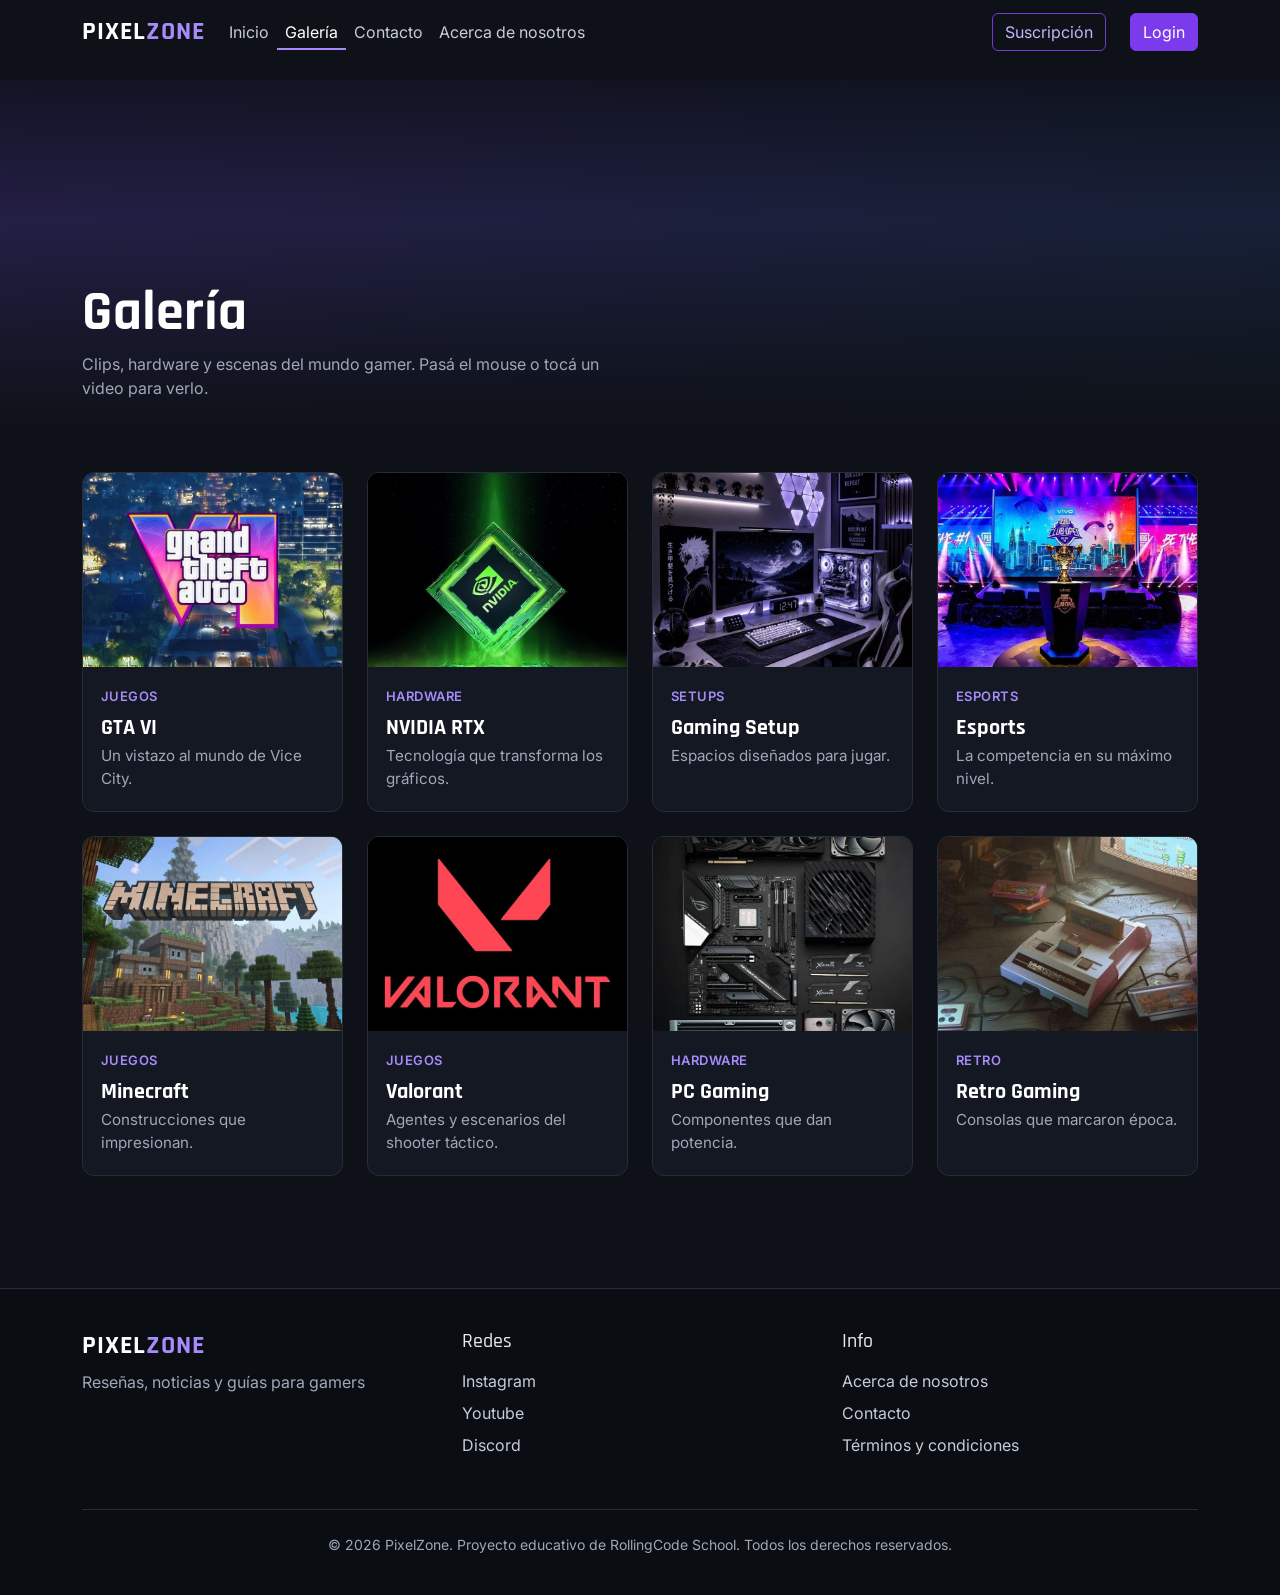
<file: pages/galeria.html>
<!DOCTYPE html>
<html lang="es">
  <head>
    <meta charset="UTF-8" />
    <meta name="viewport" content="width=device-width, initial-scale=1.0" />
    <meta name="description" content="Galería de PixelZone: clips de videojuegos, hardware y cultura gamer" />
    <link
      rel="stylesheet"
      href="https://cdn.jsdelivr.net/npm/bootstrap@5.3.8/dist/css/bootstrap.min.css"
    />
    <link
      rel="stylesheet"
      href="https://fonts.googleapis.com/css2?family=Inter:wght@400;600&family=Rajdhani:wght@600;700&display=swap"
    />
    <!-- OJO: desde /pages/ hay que "subir" una carpeta con ../ -->
    <link rel="stylesheet" href="../css/style.css" />
    <title>Galería | PixelZone</title>
  </head>
  <body>
    <!-- NAVBAR (igual que el de index.html, pero con rutas ajustadas) -->
    <header>
      <nav class="navbar navbar-expand-lg fixed-top site-nav" data-bs-theme="dark">
        <div class="container">
          <a class="navbar-brand logo" href="../index.html">PIXEL<span>ZONE</span></a>

          <button
            class="navbar-toggler"
            type="button"
            data-bs-toggle="collapse"
            data-bs-target="#menuPrincipal"
            aria-controls="menuPrincipal"
            aria-expanded="false"
            aria-label="Abrir menú"
          >
            <span class="navbar-toggler-icon"></span>
          </button>

          <div class="collapse navbar-collapse" id="menuPrincipal">
            <ul class="navbar-nav me-auto mb-2 mb-lg-0">
              <li class="nav-item"><a class="nav-link" href="../index.html">Inicio</a></li>
              <!-- La página actual lleva "active" y aria-current -->
              <li class="nav-item">
                <a class="nav-link active" aria-current="page" href="galeria.html">Galería</a>
              </li>
              <li class="nav-item"><a class="nav-link" href="contacto.html">Contacto</a></li>
              <li class="nav-item"><a class="nav-link" href="acercadenosotros.html">Acerca de nosotros</a></li>
            </ul>

           <button
  class="btn btn-outline-brand me-4 suscription-button button-suscript"
  type="button"
  data-bs-toggle="modal"
  data-bs-target="#suscription"
>
  Suscripción
</button>
<button
  class="btn log-button button-log"
  type="button"
  data-bs-toggle="modal"
  data-bs-target="#login"
>
  Login
</button>
        </div>
      </nav>
    </header>
<!-- MODALES -->
    <div
      class="modal fade"
      id="suscription"
      tabindex="-1"
      aria-labelledby="suscriptionLabel"
      aria-hidden="true"
    >
      <div class="modal-dialog modal-dialog-centered">
        <div class="modal-content">
          <div class="modal-header">
            <h5 class="modal-title" id="suscriptionLabel">
              Suscribite al blog
            </h5>
            <button
              type="button"
              class="btn-close"
              data-bs-dismiss="modal"
              aria-label="Cerrar"
            ></button>
          </div>
          <div class="modal-body">
            <p>Recibí las novedades gamer en tu correo</p>
            <form>
              <div class="mb-3">
                <label for="subEmail" class="form-label"
                  >Email<span class="text-danger"> *</span></label
                >
                <input
                  type="email"
                  class="form-control"
                  id="subEmail"
                  placeholder="tu@gmail.com"
                  minlength="10"
                  maxlength="50"
                  required
                />
              </div>
              <button type="submit" class="btn btn-primary-brand w-100">
                Suscribirme
              </button>
            </form>
          </div>
        </div>
      </div>
    </div>

    <div
      class="modal fade"
      id="login"
      tabindex="-1"
      aria-labelledby="loginweb"
      aria-hidden="true"
    >
      <div class="modal-dialog modal-dialog-centered">
        <div class="modal-content">
          <div class="modal-header">
            <h5 class="modal-title" id="loginweb">Iniciar sesión</h5>
            <button
              type="button"
              class="btn-close"
              data-bs-dismiss="modal"
              aria-label="Cerrar"
            ></button>
          </div>
          <div class="modal-body">
            <form>
              <div class="mb-3">
                <label for="loginEmail" class="form-label">Email</label>
                <input
    type="email"
    class="form-control"
    id="loginEmail"
    placeholder="tu@gmail.com"
    minlength="15"
    maxlength="50"
    autocomplete="username"
    required
>
              </div>
              <div class="mb-3">
                <label for="loginPass" class="form-label">Contraseña</label>
                <input
    type="password"
    class="form-control"
    id="loginPass"
    placeholder="********"
    minlength="15"
    maxlength="25"
    autocomplete="current-password"
    required
>
              </div>
              <button type="submit" class="btn btn-primary-brand w-100">
                Entrar
              </button>
            </form>
          </div>
        </div>
      </div>
    </div>

    <main class="page-galeria">
      <!-- BANNER (video en loop): queda detrás del navbar (que es fixed-top) -->
      <section class="gal-banner" aria-labelledby="gal-titulo">
        <video class="gal-banner-video" autoplay muted loop playsinline aria-hidden="true">
          <!-- El navegador prueba cada <source> en orden y usa el primero que exista -->
          <source src="../videos/gif-banner.mp4.mp4" type="video/mp4" />
        </video>
        <div class="container">
          <h1 class="gal-title" id="gal-titulo">Galería</h1>
          <p class="gal-intro">
            Clips, hardware y escenas del mundo gamer. Pasá el mouse o tocá un video para verlo.
          </p>
        </div>
      </section>

      <div class="container gal-contenido">
        <!-- GRILLA: 1 columna en celular, 3 en tablet (md), 4 en escritorio (lg) -->
        <section class="row row-cols-1 row-cols-sm-2 row-cols-lg-4 g-4" aria-label="Videos de la galería">
          <!-- TARJETA 1 -->
          <div class="col">
            <figure class="gal-card">
              <div class="gal-media">
                <video
                  src="../videos/gta6.mp4.mp4"
                  poster="../img/gta6.jpg.jpeg"
                  muted loop playsinline preload="metadata"
                  aria-label="Calle de Vice City al atardecer en GTA VI"
                ></video>
              </div>
              <figcaption>
                <span class="tag">Juegos</span>
                <h2 class="gal-card-title">GTA VI</h2>
                <p>Un vistazo al mundo de Vice City.</p>
              </figcaption>
            </figure>
          </div>

          <!-- TARJETA 2 -->
          <div class="col">
            <figure class="gal-card">
              <div class="gal-media">
                <video
                  src="../videos/nvidia.mp4.mp4"
                  poster="../img/nvidia.jpg.jpeg"
                  muted loop playsinline preload="metadata"
                  aria-label="Placa de video NVIDIA GeForce RTX"
                ></video>
              </div>
              <figcaption>
                <span class="tag">Hardware</span>
                <h2 class="gal-card-title">NVIDIA RTX</h2>
                <p>Tecnología que transforma los gráficos.</p>
              </figcaption>
            </figure>
          </div>

          <!-- TARJETA 3 -->
          <div class="col">
            <figure class="gal-card">
              <div class="gal-media">
                <video
                  src="../videos/setup.mp4.mp4"
                  poster="../img/setup.jpeg.jpeg"
                  muted loop playsinline preload="metadata"
                  aria-label="Escritorio gamer con monitor y luces"
                ></video>
              </div>
              <figcaption>
                <span class="tag">Setups</span>
                <h2 class="gal-card-title">Gaming Setup</h2>
                <p>Espacios diseñados para jugar.</p>
              </figcaption>
            </figure>
          </div>

          <!-- TARJETA 4 -->
          <div class="col">
            <figure class="gal-card">
              <div class="gal-media">
                <video
                  src="../videos/esports.mp4.mp4"
                  poster="../img/esports.jpg.jpeg"
                  muted loop playsinline preload="metadata"
                  aria-label="Escenario de un torneo de esports con público"
                ></video>
              </div>
              <figcaption>
                <span class="tag">Esports</span>
                <h2 class="gal-card-title">Esports</h2>
                <p>La competencia en su máximo nivel.</p>
              </figcaption>
            </figure>
          </div>

          <!-- TARJETA 5 -->
          <div class="col">
            <figure class="gal-card">
              <div class="gal-media">
                <video
                  src="../videos/minecraft.mp4.mp4"
                  poster="../img/minecraft.jpeg.jpeg"
                  muted loop playsinline preload="metadata"
                  aria-label="Castillo construido en Minecraft"
                ></video>
              </div>
              <figcaption>
                <span class="tag">Juegos</span>
                <h2 class="gal-card-title">Minecraft</h2>
                <p>Construcciones que impresionan.</p>
              </figcaption>
            </figure>
          </div>

          <!-- TARJETA 6 -->
          <div class="col">
            <figure class="gal-card">
              <div class="gal-media">
                <video
                  src="../videos/valorant.mp4.mp4"
                  poster="../img/valorant.jpg.jpeg"
                  muted loop playsinline preload="metadata"
                  aria-label="Personajes de Valorant en un mapa"
                ></video>
              </div>
              <figcaption>
                <span class="tag">Juegos</span>
                <h2 class="gal-card-title">Valorant</h2>
                <p>Agentes y escenarios del shooter táctico.</p>
              </figcaption>
            </figure>
          </div>

          <!-- TARJETA 7 -->
          <div class="col">
            <figure class="gal-card">
              <div class="gal-media">
                <video
                  src="../videos/hardware.mp4.mp4"
                  poster="../img/componentes.jpg.jpeg"
                  muted loop playsinline preload="metadata"
                  aria-label="Componentes internos de una PC gamer"
                ></video>
              </div>
              <figcaption>
                <span class="tag">Hardware</span>
                <h2 class="gal-card-title">PC Gaming</h2>
                <p>Componentes que dan potencia.</p>
              </figcaption>
            </figure>
          </div>

          <!-- TARJETA 8 -->
          <div class="col">
            <figure class="gal-card">
              <div class="gal-media">
                <video
                  src="../videos/retro.mp4.mp4"
                  poster="../img/retro.jpg.jpeg"
                  muted loop playsinline preload="metadata"
                  aria-label="Consolas y cartuchos de videojuegos clásicos"
                ></video>
              </div>
              <figcaption>
                <span class="tag">Retro</span>
                <h2 class="gal-card-title">Retro Gaming</h2>
                <p>Consolas que marcaron época.</p>
              </figcaption>
            </figure>
          </div>
        </section>
      </div>
    </main>

    <!-- FOOTER (rutas ajustadas: estamos dentro de /pages/) -->
    <footer class="site-footer">
      <div class="container">
        <div class="row g-4">
          <div class="col-12 col-md-4">
            <a class="logo" href="../index.html">PIXEL<span>ZONE</span></a>
            <p class="footer-muted mt-2">Reseñas, noticias y guías para gamers</p>
          </div>

          <div class="col-12 col-md-4">
            <h3>Redes</h3>
            <ul class="list-unstyled footer-links">
              <li><a href="error404.html">Instagram</a></li>
              <li><a href="error404.html">Youtube</a></li>
              <li><a href="error404.html">Discord</a></li>
            </ul>
          </div>

          <div class="col-12 col-md-4">
            <h3>Info</h3>
            <ul class="list-unstyled footer-links">
              <li><a href="acercadenosotros.html">Acerca de nosotros</a></li>
              <li><a href="contacto.html">Contacto</a></li>
              <li><a href="#">Términos y condiciones</a></li>
            </ul>
          </div>
        </div>

        <div class="footer-bottom">
          <p>
            &copy; 2026 PixelZone. Proyecto educativo de RollingCode School.
            Todos los derechos reservados.
          </p>
        </div>
      </div>
    </footer>

    <script src="https://cdn.jsdelivr.net/npm/bootstrap@5.3.8/dist/js/bootstrap.bundle.min.js"></script>
    <script src="../js/main.js"></script>
    <script src="../js/galeria.js"></script>
  </body>
</html>
</file>
<file: css/style.css>
/* =====================================================
   PIXELZONE · style.css
   Orden:
   1. Variables        6. Footer
   2. Base             7. Entradas (cards) y aside
   3. Botones          8. Ventanas modales
   4. Navbar           9. Página Error 404
   5. Carrusel        10. Accesibilidad
                      11. Otras páginas (Acerca de, Galería)
   ===================================================== */


/* =====================================================
   1. VARIABLES  (un solo :root para todo el proyecto)
   ===================================================== */
:root {
  /* Fondos */
  --bg: #0e1117;                  /* fondo general de la página */
  --nav-bg: #0a0d12;              /* navbar */
  --footer-bg: #0a0d12;
  --surface: #171a26;             /* tarjetas, sidebar, modales */
  --surface-input: #0c0e14;       /* campos de formulario */
  --border: #262c3a;

  /* Marca */
  --primary: #7c3aed;             /* botones principales */
  --primary-hover: #6d28d9;
  --accent: #a78bfa;              /* "ZONE", etiquetas, links activos */
  --primary-soft: #c4b5fd;        /* texto de botones outline */
  --primary-border: #6d3fd1;      /* borde de botones outline */

  /* Texto */
  --text: #e8eaf0;                /* títulos */
  --link: #c7ccda;                /* links del menú y footer */
  --muted: #a0a7b8;               /* descripciones, placeholders */
  --text-on-primary: #ffffff;

  /* Degradados */
  --gradient-hero: linear-gradient(135deg, #2e1f63 0%, #16233c 100%);
  --gradient-image: linear-gradient(135deg, #2a2050 0%, #14233f 100%);

  /* Tipografías */
  --font-title: Rajdhani, Inter, sans-serif;
  --font-body: Inter, system-ui, sans-serif;

  /* Alias de los nombres anteriores (para no romper nada que los use) */
  --color-bg: var(--bg);
  --color-bg-header: var(--nav-bg);
  --color-surface: var(--surface);
  --color-surface-input: var(--surface-input);
  --color-border: var(--border);
  --color-primary: var(--primary);
  --color-primary-hover: var(--primary-hover);
  --color-primary-light: var(--accent);
  --color-primary-soft: var(--primary-soft);
  --color-primary-border: var(--primary-border);
  --color-text: var(--text);
  --color-text-muted: var(--muted);
  --color-text-on-primary: var(--text-on-primary);
}


/* =====================================================
   2. BASE
   ===================================================== */
body {
  display: flex;
  flex-direction: column;
  min-height: 100vh;
  margin: 0;
  background: var(--bg);
  color: var(--text);
  font: 16px/1.5 var(--font-body);
  padding-top: 80px;
}

/* main ocupa el espacio sobrante: empuja el footer abajo */
main {
  flex: 1;
}

.logo {
  font: 700 26px var(--font-title);
  color: #fff;
  letter-spacing: 1px;
  text-decoration: none;
}
.logo:hover {
  color: #fff;
}
.logo span {
  color: var(--accent);
}

.tag,
.error-tag {
  color: var(--accent);
  font-size: 13px;
  font-weight: 600;
  letter-spacing: 0.5px;
  text-transform: uppercase;
}


/* =====================================================
   3. BOTONES
   ===================================================== */

/* Botón relleno violeta (Ver más, Buscar, Entrar, Suscribirme) */
.btn-primary-brand {
  background: var(--primary);
  border: 1px solid var(--primary);
  color: var(--text-on-primary);
}
.btn-primary-brand:hover,
.btn-primary-brand:focus-visible {
  background: var(--primary-hover);
  border-color: var(--primary-hover);
  color: var(--text-on-primary);
}

/* Botón con borde (Suscripción) */
.btn-outline-brand,
.suscription-button {
  background: transparent;
  border: 1px solid var(--primary-border);
  color: var(--primary-soft);
}
.btn-outline-brand:hover,
.btn-outline-brand:focus-visible,
.suscription-button:hover,
.suscription-button:focus-visible {
  background: var(--primary);
  border-color: var(--primary);
  color: #fff;
}

/* Botón Login del navbar */
.log-button {
  background: var(--primary);
  border: 1px solid var(--primary);
  color: #fff;
}
.log-button:hover,
.log-button:focus-visible {
  background: var(--primary-hover);
  border-color: var(--primary-hover);
  color: #fff;
}

/* Botón .btn-pixel (usado en otras páginas) */
.btn-pixel {
  display: inline-flex;
  align-items: center;
  justify-content: center;
  min-height: 44px;
  padding: 10px 18px;
  background: var(--primary);
  color: #fff;
  border: 1px solid var(--primary);
  border-radius: 8px;
  font: 600 15px var(--font-body);
  text-decoration: none;
  cursor: pointer;
  transition: transform .2s ease, box-shadow .2s ease,
              background-color .2s ease, border-color .2s ease;
}

/* Al pasar el cursor: sube un poco y brilla */
.btn-pixel:hover,
.btn-pixel:focus-visible {
  background: var(--primary-hover);
  border-color: var(--primary-hover);
  color: #fff;
  transform: translateY(-2px);
  box-shadow: 0 6px 18px rgba(124, 58, 237, .45);
}

.btn-pixel:active {
  transform: translateY(0);
  box-shadow: none;
}

.btn-pixel-outline {
  background: transparent;
  color: var(--primary-soft);
}
.btn-pixel-outline:hover,
.btn-pixel-outline:focus-visible {
  background: var(--primary);
  border-color: var(--primary);
  color: #fff;
}


/* =====================================================
   4. NAVBAR (transparente arriba, vidrio al hacer scroll)
   ===================================================== */
.site-nav {
  min-height: 64px;
  background: transparent;
  border-bottom: 1px solid transparent;
  transition: background-color .3s ease, border-color .3s ease;
}

/* Clase que agrega js/main.js al bajar 40px */
.site-nav.scrolled {
  background: rgba(10, 13, 18, .78);
  -webkit-backdrop-filter: blur(10px);
  backdrop-filter: blur(10px);
  border-bottom-color: var(--border);
}

.site-nav .nav-link {
  position: relative;
  color: var(--link);
  transition: color .2s ease;
}
.site-nav .nav-link:hover,
.site-nav .nav-link:focus-visible,
.site-nav .nav-link.active {
  color: #fff;
}

/* Subrayado violeta que crece al pasar el cursor */
.site-nav .nav-link::after {
  content: "";
  position: absolute;
  left: 0;
  right: 0;
  bottom: 2px;
  height: 2px;
  background: var(--accent);
  transform: scaleX(0);
  transform-origin: left;
  transition: transform .25s ease;
}
.site-nav .nav-link:hover::after,
.site-nav .nav-link.active::after {
  transform: scaleX(1);
}

.site-nav .navbar-toggler {
  border-color: var(--border);
}
.site-nav .navbar-toggler:focus {
  box-shadow: 0 0 0 .2rem rgba(167, 139, 250, .35);
}

/* Celular: el menú desplegado necesita fondo */
@media (max-width: 991.98px) {
  .site-nav .navbar-collapse {
    margin-top: 8px;
    padding: 16px;
    background: rgba(10, 13, 18, .92);
    -webkit-backdrop-filter: blur(10px);
    backdrop-filter: blur(10px);
    border: 1px solid var(--border);
    border-radius: 12px;
  }
}


/* =====================================================
   5. CARRUSEL (destacados)
   ===================================================== */
.hero-slider .carousel-item {
  height: 420px;
  background: linear-gradient(135deg, #2a2150, #16243a); /* mientras carga la foto */
  transition-duration: 1s;  /* velocidad del cambio de foto */
  will-change: opacity;
}

/* Bootstrap retrasa la salida de la foto vieja .6s;
   lo igualamos a nuestra duración (1s) para evitar parpadeos */
.hero-slider.carousel-fade .active.carousel-item-start,
.hero-slider.carousel-fade .active.carousel-item-end {
  transition: opacity 0s 1s;
}

.hero-slider .carousel-item img {
  display: block;
  width: 100%;
  height: 100%;
  object-fit: cover;
}

/* Degradados: arriba (navbar) y abajo (título) */
.hero-slider .carousel-item::before {
  content: "";
  position: absolute;
  inset: 0;
  background:
    linear-gradient(to bottom, rgba(10, 13, 18, .75), rgba(10, 13, 18, 0) 35%),
    linear-gradient(to top, rgba(10, 13, 18, .85), rgba(10, 13, 18, 0) 60%);
}

/* Texto abajo a la izquierda */
.hero-slider .carousel-caption {
  left: 24px;
  right: 24px;
  bottom: 24px;
  padding: 0;
  text-align: left;
}

.slide-title {
  margin: 4px 0 0;
  font-family: var(--font-title);
  font-size: clamp(1.75rem, 5vw, 2.75rem);
  line-height: 1.1;
  color: #fff;
}

/* Flechas */
.hero-slider .carousel-control-prev,
.hero-slider .carousel-control-next {
  top: 50%;
  bottom: auto;
  width: 44px;
  height: 44px;
  margin: 0 12px;
  background: rgba(10, 13, 18, .5);
  border: 1px solid var(--primary);
  border-radius: 8px;
  opacity: 1;
  transform: translateY(-50%);
  transition: background-color .2s ease;
}
.hero-slider .carousel-control-prev:hover,
.hero-slider .carousel-control-next:hover,
.hero-slider .carousel-control-prev:focus-visible,
.hero-slider .carousel-control-next:focus-visible {
  background: var(--primary);
}

@media (min-width: 768px) {
  .hero-slider .carousel-caption {
    left: 48px;
    bottom: 32px;
  }
}


/* =====================================================
   6. FOOTER
   ===================================================== */
.site-footer {
  margin-top: 48px;
  padding: 40px 0;
  background: var(--footer-bg);
  border-top: 1px solid var(--border);
  color: var(--text);
  font-family: var(--font-body);
}

.site-footer h3 {
  margin-bottom: 12px;
  font-family: var(--font-title);
  font-size: 1.25rem;
  color: var(--text);
}

.footer-muted {
  color: var(--muted);
}

.footer-links li {
  padding: 4px 0;
}
.footer-links a {
  color: var(--link);
  text-decoration: none;
  transition: color .2s ease;
}
.footer-links a:hover,
.footer-links a:focus-visible {
  color: #fff;
}

.footer-bottom {
  margin-top: 32px;
  padding-top: 24px;
  border-top: 1px solid var(--border);
  text-align: center;
}
.footer-bottom p {
  margin: 0;
  color: var(--muted);
  font-size: 14px;
}


/* =====================================================
   7. ENTRADAS (cards) Y ASIDE
   ===================================================== */

/* Cards */
.card-post {
  --bs-card-bg: var(--surface);
  background: var(--surface);
  border: 1px solid var(--border);
  border-radius: 12px;
  padding: 1rem;
  color: var(--muted);
}

.card-post .card-body {
  padding: 0 0 0 1rem;
}

.card-post-img {
  width: 100%;
  height: 160px;
  object-fit: cover;
  border-radius: 10px;
}

.card-tag {
  color: var(--accent);
  font-size: .8rem;
  font-weight: 600;
  text-transform: uppercase;
}

.card-post-title {
  margin: .25rem 0 .5rem;
  font-family: var(--font-title);
  font-size: 1.4rem;
  font-weight: 700;
  color: var(--text);
}

.card-post .card-text {
  color: var(--muted);
}

/* Aside */
.aside-box {
  background: var(--surface);
  border: 1px solid var(--border);
  border-radius: 12px;
  padding: 1rem;
}

.aside-label {
  display: block;
  margin-bottom: .5rem;
  font-size: .85rem;
  color: var(--text);
}

.aside-title {
  margin-bottom: .75rem;
  font-family: var(--font-title);
  font-size: 1.1rem;
  font-weight: 700;
  color: var(--text);
}

.aside-list {
  list-style: none;
  margin: 0;
  padding: 0;
}
.aside-list a {
  display: block;
  padding: .4rem 0;
  color: var(--muted);
  text-decoration: none;
  transition: color .2s ease;
}
.aside-list a:hover,
.aside-list a:focus-visible {
  color: var(--accent);
}

.ad-box {
  min-height: 250px;
  align-items: center;
  justify-content: center;
  background: var(--gradient-image);
  border: 1px dashed var(--border);
  border-radius: 12px;
  color: var(--muted);
  font-size: .9rem;
}

.gif-img {
  max-width: 300px;
  min-height: 0px;
  aspect-ratio: 16 / 10;
  overflow: hidden;
  border-style: solid;
}

/* Aside fijo al hacer scroll (solo en pantallas grandes) */
@media (min-width: 992px) {
  aside {
    position: sticky;
    top: 80px;               /* deja lugar al navbar fijo */
    align-self: flex-start;
  }
}


/* =====================================================
   8. VENTANAS MODALES Y FORMULARIOS
   ===================================================== */
.modal-content {
  background: var(--surface);
  border: 1px solid var(--border);
  color: var(--text);
}
.modal-header {
  border-bottom: 1px solid var(--border);
}
.modal .btn-close {
  filter: invert(1) grayscale(1) brightness(1.5);   /* X visible sobre fondo oscuro */
}

.form-control {
  background: var(--surface-input);
  border: 1px solid var(--border);
  color: var(--text);
}
.form-control:focus {
  background: var(--surface-input);
  color: var(--text);
  border-color: var(--primary);
  box-shadow: 0 0 0 .25rem rgba(124, 58, 237, .25);
}
.form-control::placeholder {
  color: var(--muted);
}

@media (max-width: 575.98px) {
  .about-thumb {
    width: 88px;
    height: 66px;
  }
}

/* Lo que nos importa */
.about-value {
  border-left: 3px solid var(--primary);
  padding-left: 1rem;
}

.about-value h3 {
  font: 600 1.25rem / 1.2 var(--font-title);
  color: var(--text);
  margin-bottom: .35rem;
}

.about-value p {
  color: var(--muted);
  margin: 0;
}


/* ---------- Equipo: pantalla de selección de jugador ---------- */


.about-slot:hover {
  border-color: var(--accent);
  outline-color: var(--accent);
  outline-offset: 4px;
}

.about-slot-name {
  margin: 0;
  padding: .9rem .5rem;
  font: 600 1.15rem / 1.2 var(--font-title);
  color: var(--text);
}

/* ---------- Cierre ---------- */
.about-cta {
  border-top: 1px solid var(--color-border);
  padding-top: 2rem;
  display: flex;
  flex-wrap: wrap;
  align-items: center;
  justify-content: space-between;
  gap: 1.5rem;
}

@media (prefers-reduced-motion: reduce) {
  .about-slot {
    transition: none;
  }
}

/* =====================================================
   9. PÁGINA ERROR 404
   ===================================================== */
.error-page {
  flex: 1;
  display: flex;
  flex-direction: column;
  align-items: center;
  justify-content: center;
  gap: 12px;
  padding: 48px 24px;
  text-align: center;
}

.error-code {
  margin: 0;
  font-family: var(--font-title);
  font-size: clamp(5rem, 20vw, 7.5rem);
  line-height: 1;
  color: #fff;
}

.error-text {
  margin: 0;
  color: var(--muted);
}

/* Para páginas SIN carrusel: evita que el navbar fijo tape el contenido.
   Va después de .error-page para que su padding-top gane. */
.page-offset {
  padding-top: 64px;
}


/* =====================================================
   10. ACCESIBILIDAD
   ===================================================== */
:focus-visible {
  outline: 2px solid var(--accent);
  outline-offset: 3px;
}

@media (prefers-reduced-motion: reduce) {
  .btn-pixel,
  .site-nav,
  .site-nav .nav-link::after {
    transition: none;
  }
  .btn-pixel:hover,
  .btn-pixel:focus-visible {
    transform: none;
  }
}


/* =====================================================
   11. OTRAS PÁGINAS
   ===================================================== */

/* ---------- Acerca de nosotros ---------- */
.about-page {
  --about-surface: #171a26;
  --about-gradient: linear-gradient(135deg, #2a2150, #16243a); /* el mismo del carrusel */
}

.about-section {
  padding-top: clamp(2rem, 5vw, 3.5rem);
  padding-bottom: clamp(2rem, 5vw, 3.5rem);
  scroll-margin-top: 80px;
}

.about-heading {
  margin-bottom: 1rem;
  font: 700 clamp(1.75rem, 4vw, 2.25rem) / 1.15 var(--font-title);
  color: var(--text);
}

.about-text {
  max-width: 36rem;
  color: var(--muted);
}

.about-lead {
  max-width: 40rem;
  margin-bottom: 1.5rem;
  font-size: 1.125rem;
  color: var(--link);
}

/* Banner con imagen */
.about-banner {
  position: relative;
  height: clamp(300px, 45vw, 420px);
  background: var(--about-gradient);
  overflow: hidden;
}

.about-banner img {
  display: block;
  width: 100%;
  height: 100%;
  object-fit: cover;
}

.about-banner::before {
  content: "";
  position: absolute;
  inset: 0;
  background:
    linear-gradient(to bottom, rgba(10, 13, 18, .75), rgba(10, 13, 18, 0) 35%),
    linear-gradient(to top, rgba(10, 13, 18, .85), rgba(10, 13, 18, 0) 60%);
}

.about-banner-caption {
  position: absolute;
  left: 0;
  right: 0;
  bottom: 32px;
}

.about-banner .slide-title {
  font-size: clamp(2.25rem, 6vw, 3.5rem);
}

/* Qué ofrecemos */
.about-offer {
  margin: 0;
}

.about-offer-item {
  display: flex;
  align-items: center;
  gap: 1rem;
  padding: 1rem 0;
  border-top: 1px solid var(--border);
}
.about-offer-item:last-child {
  border-bottom: 1px solid var(--border);
}

.about-thumb {
  flex-shrink: 0;
  width: 112px;
  height: 84px;
  object-fit: cover;
  background: var(--about-gradient);
  border: 1px solid var(--border);
}

.about-offer-title {
  margin: 0;
  font: 600 1.35rem / 1.2 var(--font-title);
  color: var(--text);
}

.about-offer-text {
  margin: .25rem 0 0;
  color: var(--muted);
}

@media (max-width: 575.98px) {
  .about-thumb {
    width: 88px;
    height: 66px;
  }
}

/* Lo que nos importa */
.about-value {
  padding-left: 1rem;
  border-left: 3px solid var(--primary);
}

.about-value h3 {
  margin-bottom: .35rem;
  font: 600 1.25rem / 1.2 var(--font-title);
  color: var(--text);
}

.about-value p {
  margin: 0;
  color: var(--muted);
}

/* Equipo: pantalla de selección de jugador */
.about-slot {
  position: relative;
  padding: 2rem 1rem 1.25rem;
  background: var(--about-surface);
  border: 1px solid var(--border);
  text-align: center;
  outline: 2px solid transparent;
  outline-offset: 10px;
  transition: outline-color .15s ease, outline-offset .15s ease,
              border-color .15s ease;
}
.about-slot:hover {
  border-color: var(--accent);
  outline-color: var(--accent);
  outline-offset: 4px;
}

.about-slot-tag {
  position: absolute;
  top: .5rem;
  left: .5rem;
  padding: .3rem .5rem;
  background: var(--primary);
  color: #fff;
  font: 700 .8rem / 1 var(--font-title);
  letter-spacing: .05em;
}

.about-avatar {
  display: grid;
  place-items: center;
  width: 96px;
  height: 96px;
  margin: 0 auto 1rem;
  background: var(--about-gradient);
  color: var(--accent);
  font: 700 2rem / 1 var(--font-title);
  letter-spacing: .04em;
  clip-path: polygon(
    0 8px, 8px 8px, 8px 0,
    calc(100% - 8px) 0, calc(100% - 8px) 8px, 100% 8px,
    100% calc(100% - 8px), calc(100% - 8px) calc(100% - 8px), calc(100% - 8px) 100%,
    8px 100%, 8px calc(100% - 8px), 0 calc(100% - 8px)
  );
}

/* Si el avatar lleva una foto en vez de iniciales */
.about-avatar img {
  display: block;
  width: 100%;
  height: 100%;
  object-fit: cover;
}

.about-slot-name {
  margin: 0;
  padding: .9rem .5rem;
  font: 600 1.15rem / 1.2 var(--font-title);
  color: var(--text);
}

/* Cierre (el bloque original quedó cortado por el conflicto: revisar) */
.about-cta {
  padding: 2rem 1rem;
  text-align: center;
}

/* ---------- Galería ---------- */
.page-galeria {
  /* Variables propias de la galería, construidas con las generales */
  --gal-fondo-card: #131822;
  --gal-borde: var(--border);
  --gal-acento: var(--accent);
  --gal-texto-suave: var(--muted);

  padding-bottom: 4rem;        /* sin padding-top: el banner arranca en el borde */
}

/* Banner con video. El navbar es fixed-top y flota sobre el banner. */
.gal-banner {
  position: relative;
  display: flex;
  align-items: flex-end;
  min-height: 22rem;
  margin-bottom: 2.5rem;
  padding: 7rem 0 2rem;
  overflow: hidden;
  /* Si el video falla o tarda, el banner igual se ve */
  background: linear-gradient(135deg, #2a2150, #16243a);
}

.gal-banner-video {
  position: absolute;
  inset: 0;
  width: 100%;
  height: 100%;
  object-fit: cover;
  z-index: 0;
}

/* Capa degradada sobre el video */
.gal-banner::before {
  content: "";
  position: absolute;
  inset: 0;
  z-index: 1;
  background: linear-gradient(
    to bottom,
    rgba(10, 13, 18, .70) 0%,
    rgba(10, 13, 18, .15) 40%,
    var(--bg) 100%
  );
}

.gal-banner .container {
  position: relative;
  z-index: 2;
}

.gal-title {
  margin: 0 0 .5rem;
  font-family: var(--font-title);
  font-weight: 700;
  font-size: clamp(2.25rem, 5vw, 3.5rem);
  line-height: 1.1;
  color: #fff;
}

.gal-intro {
  max-width: 55ch;
  margin: 0;
  color: var(--gal-texto-suave);
}

/* Tarjeta */
.gal-card {
  height: 100%;
  margin: 0;
  background: var(--gal-fondo-card);
  border: 1px solid var(--gal-borde);
  border-radius: .75rem;
  overflow: hidden;
  transition: border-color .2s ease;
}
.gal-card:hover {
  border-color: var(--gal-acento);
}

/* Video de la tarjeta: proporción 4:3 recortando con cover */
.gal-media {
  position: relative;
  overflow: hidden;
  aspect-ratio: 4 / 3;
}
.gal-media video {
  display: block;
  width: 100%;
  height: 100%;
  object-fit: cover;
  cursor: pointer;
  transition: transform .35s ease;
}
.gal-card:hover .gal-media video,
.gal-card:hover .gal-poster {
  transform: scale(1.05);
}

.gal-poster {
  position: absolute;
  inset: 0;
  width: 100%;
  height: 100%;
  object-fit: cover;
  pointer-events: none;
  transition: opacity .25s ease, transform .35s ease;
}
.gal-card.is-playing .gal-poster {
  opacity: 0;
}

/* Texto de la tarjeta */
.gal-card figcaption {
  padding: 1rem 1.1rem 1.25rem;
}
.gal-card-title {
  margin: .5rem 0 .25rem;
  font-family: var(--font-title);
  font-weight: 700;
  font-size: 1.35rem;
  color: #fff;
}
.gal-card figcaption p {
  margin: 0;
  color: var(--gal-texto-suave);
  font-size: .95rem;
}

@media (prefers-reduced-motion: reduce) {
  .gal-card,
  .gal-media video,
  .gal-poster {
    transition: none;
  }
  .gal-card:hover .gal-media video,
  .gal-card:hover .gal-poster {
    transform: none;
  }
}

/* ----- FIX: fotos del equipo (Acerca de nosotros) ----- */
.about-slot {
  position: relative;
  padding: 0;
  overflow: hidden;
}
.about-slot-tag {
  z-index: 1;                 /* para que la etiqueta quede arriba de la foto */
}
.about-avatar {
  position: relative;
  width: 100%;
  height: auto;
  margin: 0;
  aspect-ratio: 4 / 5;
  clip-path: none;            /* saca el recorte en escalones */
  overflow: hidden;
}
.about-avatar img {
  position: absolute;
  inset: 0;
  width: 100%;
  height: 100%;
  object-fit: cover;
  object-position: center 20%;
  }
    /* encuadra la cara; subí o bajá el 20% si hace falta */
/* Publicidad (GIF) */
.gif-img {
  align-items: center;
  justify-content: center;
  overflow: hidden;
  background: var(--gradient-image);
  border: 1px solid var(--border);
  border-radius: 12px;
}
.gif-img img {
  display: block;
  width: 100%;
  height: auto;
}

/* En celular y tablet el aside queda debajo de las entradas:
   limitamos el ancho para que el GIF no se vea gigante y lo centramos */
@media (max-width: 991.98px) {
  .gif-img {
    max-width: 420px;
    margin: 0 auto;
  }
}
</file>
